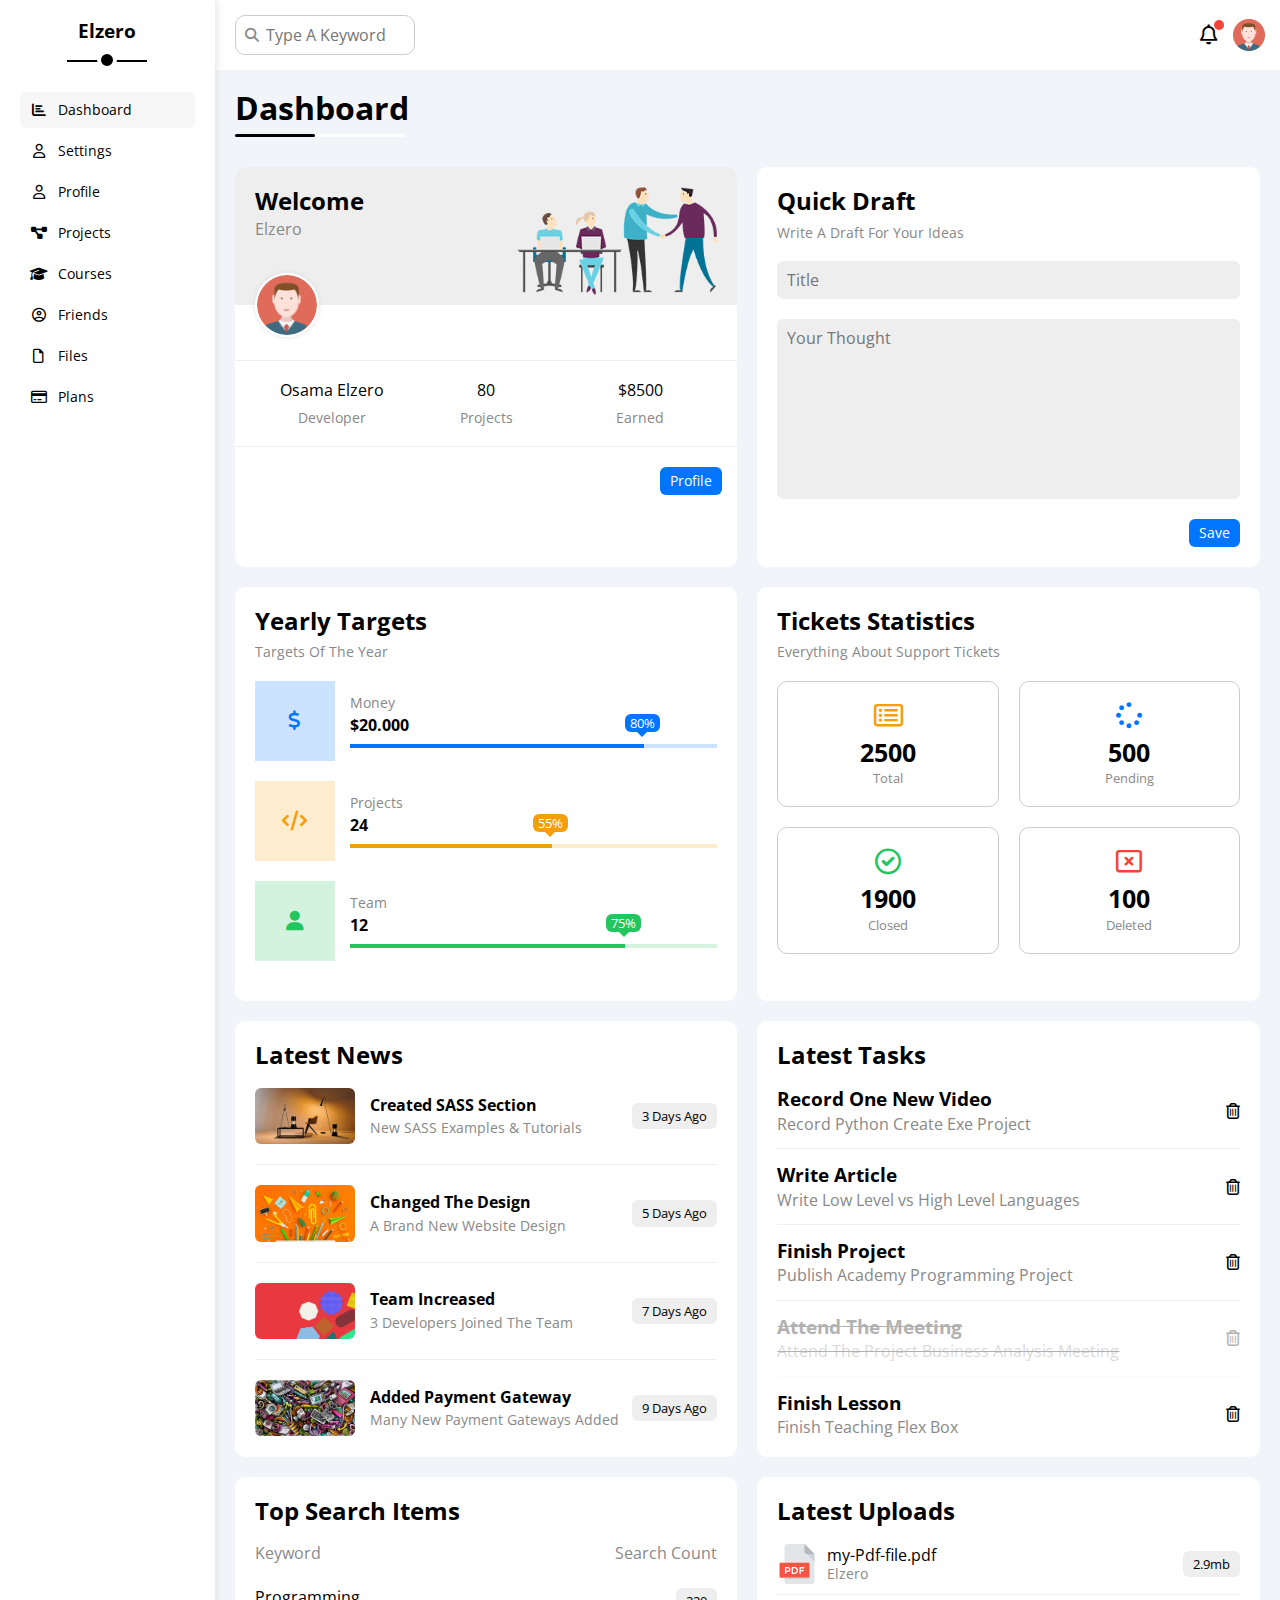
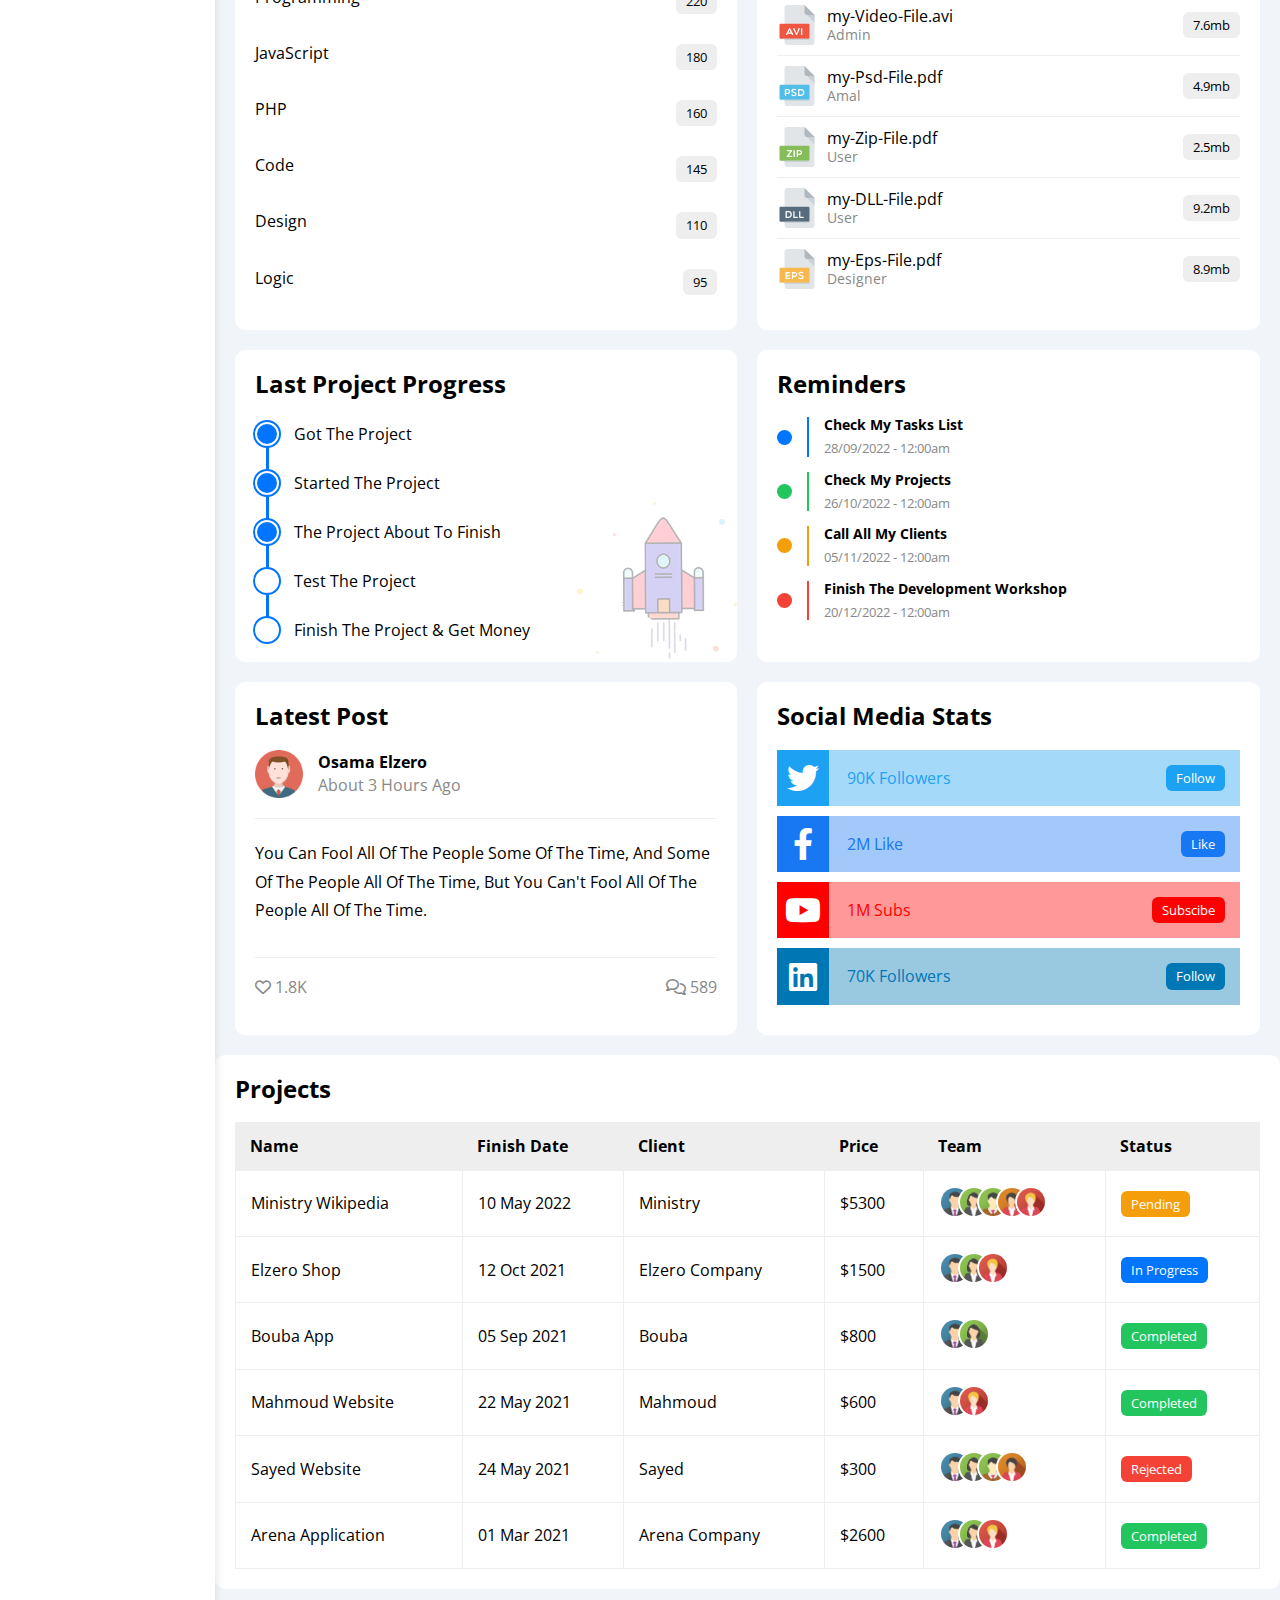
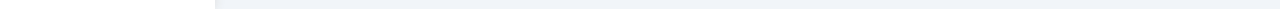
<file: index.html>
<!DOCTYPE html>
<html lang="en">
  <head>
    <meta charset="UTF-8" />
    <meta http-equiv="X-UA-Compatible" content="IE=edge" />
    <meta name="viewport" content="widall.min.css-width, initial-scale=1.0" />

    <!-- Render All Element Normally -->
    <link rel="stylesheet" href="css/normalize.css" />
    <!-- Font Awseome Library -->
    <link rel="stylesheet" href="css/all.min.css" />
     <!-- Main Template CSS File -->
     <link rel="stylesheet" href="css/framework.css" />
     <link rel="stylesheet" href="css/master.css" />
    <!-- Google Fonts -->
    <link rel="preconnect" href="https://fonts.googleapis.com" />
    <link rel="preconnect" href="https://fonts.gstatic.com" crossorigin />
    <link
      href="https://fonts.googleapis.com/css2?family=Cairo:wght@300;400;700&family=Jomhuria&family=Open+Sans:wght@400;700&display=swap"
      rel="stylesheet"
    />
    <title>Dashboard</title>
  </head>
  <body>
    <div class="page d-flex">
      <!-- Start Sidebar -->
      <div class="sidebar bg-white p-20 p-relative">
        <h3 class="p-relative txt-c mt-0">Elzero</h3>
        <ul>
          <li>
            <a
              class="active d-flex align-center fs-14 c-black rad-6 p-10"
              href="index.html"
            >
              <i class="fa-solid fa-chart-bar fa-fw"></i>
              <span class="fs-14 ml-10 hide-mobile">Dashboard</span>
            </a>
          </li>
          <li>
            <a
              class="d-flex align-center fs-14 c-black rad-6 p-10"
              href="settings.html"
            >
              <i class="fa-regular fa-user fa-fw"></i>
              <span class="fs-14 ml-10 hide-mobile">Settings</span>
            </a>
          </li>
          <li>
            <a
              class="d-flex align-center fs-14 c-black rad-6 p-10"
              href="profile.html"
            >
              <i class="fa-regular fa-user fa-fw"></i>
              <span class="fs-14 ml-10 hide-mobile">Profile</span>
            </a>
          </li>
          <li>
            <a
              class="d-flex align-center fs-14 c-black rad-6 p-10"
              href="projects.html"
            >
              <i class="fa-solid fa-diagram-project fa-fw"></i>
              <span class="fs-14 ml-10 hide-mobile">Projects</span>
            </a>
          </li>
          <li>
            <a
              class="d-flex align-center fs-14 c-black rad-6 p-10"
              href="courses.html"
            >
              <i class="fa-solid fa-graduation-cap fa-fw"></i>
              <span class="fs-14 ml-10 hide-mobile">Courses</span>
            </a>
          </li>
          <li>
            <a
              class="d-flex align-center fs-14 c-black rad-6 p-10"
              href="friends.html"
            >
              <i class="fa-regular fa-circle-user fa-fw"></i>
              <span class="fs-14 ml-10 hide-mobile">Friends</span>
            </a>
          </li>
          <li>
            <a
              class="d-flex align-center fs-14 c-black rad-6 p-10"
              href="files.html"
            >
              <i class="fa-regular fa-file fa-fw"></i>
              <span class="fs-14 ml-10 hide-mobile">Files</span>
            </a>
          </li>
          <li>
            <a
              class="d-flex align-center fs-14 c-black rad-6 p-10"
              href="plans.html"
            >
              <i class="fa-regular fa-credit-card fa-fw"></i>
              <span class="fs-14 ml-10 hide-mobile">Plans</span>
            </a>
          </li>
        </ul>
      </div>
      <!-- End Sidebar -->

      <!-- Start Content -->
      <div class="content w-full">

        <!-- Start Head -->
        <div class="head bg-white p-15 between-flex">
          <div class="search p-relative">
            <input class="p-10" type="search" placeholder="Type A Keyword" />
          </div>
          <div class="icons d-flex align-center">
            <span class="notification p-relative">
              <i class="fa-regular fa-bell fa-lg"></i>
            </span>
            <img src="images/avatar.png" alt="" />
          </div>
        </div>
        <!-- End Head -->

        <h1 class="p-relative">Dashboard</h1>

        <!-- Start Dashboard Wrapper Page -->
        <div class="wrapper d-grid gap-20">
          <!-- Start Welcome Widget#1 -->
          <div class="welcome bg-white rad-10 txt-c-mobile block-mobile">
            <div class="intro p-20 d-flex space-between bg-eee">
              <div>
                <h2 class="m-0">Welcome</h2>
                <p class="c-grey mt-5">Elzero</p>
              </div>
              <img src="images/welcome.png" class="hide-mobile" alt="" />
            </div>
            <img src="images/avatar.png" class="avatar" />
            <div class="body txt-c d-flex p-20 mt-20 mb-20 block-mobile">
              <div>
                Osama Elzero
                <span class="d-block c-grey fs-14 mt-10">Developer</span>
              </div>
              <div>
                80 <span class="d-block c-grey fs-14 mt-10">Projects</span>
              </div>
              <div>
                $8500 <span class="d-block c-grey fs-14 mt-10">Earned</span>
              </div>
            </div>
            <a
              href="profile.html"
              class="visit d-block fs-14 bg-blue c-white w-fit btn-shape"
              >Profile</a
            >
          </div>
          <!-- End Welcome Widget -->

          <!-- Start Quick Draft Widget#2 -->
          <div
            class="quick-draft p-20 bg-white rad-10 txt-c-mobile block-mobile"
          >
            <h2 class="mt-0 mb-10">Quick Draft</h2>
            <p class="mt-0 mb-20 fs-14 c-grey">Write A Draft For Your Ideas</p>
            <form>
              <input
                class="d-block w-full mb-20 p-10 b-none bg-eee rad-6"
                type="text"
                placeholder="Title"
              />
              <textarea
                class="d-block w-full mb-20 p-10 b-none bg-eee rad-6"
                placeholder="Your Thought"
              ></textarea>
              <input
                class="save d-block fs-14 bg-blue c-white b-none w-fit btn-shape"
                type="submit"
                value="Save"
              />
            </form>
          </div>
          <!-- End Quick Draft Widget -->

          <!-- Start Targets Widget#3 -->
          <div class="targets p-20 bg-white rad-10">
            <h2 class="mt-0 mb-10">Yearly Targets</h2>
            <p class="mt-0 mb-20 c-grey fs-14">Targets Of The Year</p>
            <div class="targets-row mb-20 align-center d-flex blue">
              <div class="icon center-flex">
                <i class="fa-solid fa-dollar-sign fa-lg c-blue"></i>
              </div>
              <div class="details">
                <span class="fs-14 c-grey">Money</span>
                <span class="d-block mt-5 mb-10 fw-bold">$20.000</span>
                <div class="progress p-relative">
                  <span class="bg-blue blue" style="width: 80%">
                    <span class="bg-blue">80%</span>
                  </span>
                </div>
              </div>
            </div>
            <div class="targets-row mb-20 align-center d-flex orange">
              <div class="icon center-flex">
                <i class="fa-solid fa-code fa-lg c-orange"></i>
              </div>
              <div class="details">
                <span class="fs-14 c-grey">Projects</span>
                <span class="d-block mt-5 mb-10 fw-bold">24</span>
                <div class="progress p-relative">
                  <span class="bg-orange orange" style="width: 55%">
                    <span class="bg-orange">55%</span>
                  </span>
                </div>
              </div>
            </div>
            <div class="targets-row mb-20 align-center d-flex green">
              <div class="icon center-flex">
                <i class="fa-solid fa-user fa-lg c-green"></i>
              </div>
              <div class="details">
                <span class="fs-14 c-grey">Team</span>
                <span class="d-block mt-5 mb-10 fw-bold">12</span>
                <div class="progress p-relative">
                  <span class="bg-green green" style="width: 75%">
                    <span class="bg-green">75%</span>
                  </span>
                </div>
              </div>
            </div>
          </div>
          <!-- End Targets Widget -->

          <!-- Start Ticket Widget#4 -->
          <div class="tickets p-20 bg-white rad-10">
            <h2 class="mt-0 mb-10">Tickets Statistics</h2>
            <p class="mt-0 mb-20 c-grey fs-14">
              Everything About Support Tickets
            </p>
            <div class="d-flex txt-c gap-20 f-wrap">
              <!-- boxNo.1 -->
              <div class="box p-20 rad-10 fs-13 c-grey">
                <i
                  class="fa-regular fa-rectangle-list fa-2x mb-10 c-orange"
                ></i>
                <span class="d-block c-black fw-bold fs-25 mb-5">2500</span>
                Total
              </div>
              <!-- boxNo.2 -->
              <div class="box p-20 rad-10 fs-13 c-grey">
                <i class="fa-solid fa-spinner fa-2x mb-10 c-blue"></i>
                <span class="d-block c-black fw-bold fs-25 mb-5">500</span>
                Pending
              </div>
              <!-- boxNo.3 -->
              <div class="box p-20 rad-10 fs-13 c-grey">
                <i class="fa-regular fa-circle-check fa-2x mb-10 c-green"></i>
                <span class="d-block c-black fw-bold fs-25 mb-5">1900</span>
                Closed
              </div>
              <!-- boxNo.4 -->
              <div class="box p-20 rad-10 fs-13 c-grey">
                <i class="fa-regular fa-rectangle-xmark fa-2x mb-10 c-red"></i>
                <span class="d-block c-black fw-bold fs-25 mb-5">100</span>
                Deleted
              </div>
            </div>
          </div>
          <!-- End Ticket Widget -->

          <!-- Start Latest News Widget#5 -->
          <div class="latest-news p-20 bg-white rad-10 txt-c-mobile">
            <h2 class="mt-0 mb-20">Latest News</h2>
            <!-- RowNo.1 -->
            <div class="news-row d-flex align-center block-mobile">
              <img src="images/news-01.png" alt="" />
              <div class="info">
                <h3>Created SASS Section</h3>
                <p class="m-0 fs-14 c-grey">New SASS Examples & Tutorials</p>
              </div>
              <div class="btn-shape bg-eee fs-13 label">3 Days Ago</div>
            </div>
            <!-- RowNo.2 -->
            <div class="news-row d-flex align-center block-mobile">
              <img src="images/news-02.png" alt="" />
              <div class="info">
                <h3>Changed The Design</h3>
                <p class="m-0 fs-14 c-grey">A Brand New Website Design</p>
              </div>
              <div class="btn-shape bg-eee fs-13 label">5 Days Ago</div>
            </div>
            <!-- RowNo.3 -->
            <div class="news-row d-flex align-center block-mobile">
              <img src="images/news-03.png" alt="" />
              <div class="info">
                <h3>Team Increased</h3>
                <p class="m-0 fs-14 c-grey">3 Developers Joined The Team</p>
              </div>
              <div class="btn-shape bg-eee fs-13 label">7 Days Ago</div>
            </div>
            <!-- RowNo.4 -->
            <div class="news-row d-flex align-center block-mobile">
              <img src="images/news-04.png" alt="" />
              <div class="info">
                <h3>Added Payment Gateway</h3>
                <p class="m-0 fs-14 c-grey">Many New Payment Gateways Added</p>
              </div>
              <div class="btn-shape bg-eee fs-13 label">9 Days Ago</div>
            </div>
          </div>
          <!-- End Latest News Widget -->

          <!-- Start Tasks Widget#6 -->
          <div class="tasks p-20 bg-white rad-10">
            <h2 class="mt-0 mb-20">Latest Tasks</h2>
            <!-- RowNo.1 -->
            <div class="task-row between-flex">
              <div class="info">
                <h3 class="mt-0 mb-5 fs-15">Record One New Video</h3>
                <p class="m-0 c-grey">Record Python Create Exe Project</p>
              </div>
              <i class="fa-regular fa-trash-can delete"></i>
            </div>
            <!-- RowNo.2 -->
            <div class="task-row between-flex">
              <div class="info">
                <h3 class="mt-0 mb-5 fs-15">Write Article</h3>
                <p class="m-0 c-grey">
                  Write Low Level vs High Level Languages
                </p>
              </div>
              <i class="fa-regular fa-trash-can delete"></i>
            </div>
            <!-- RowNo.3 -->
            <div class="task-row between-flex">
              <div class="info">
                <h3 class="mt-0 mb-5 fs-15">Finish Project</h3>
                <p class="m-0 c-grey">Publish Academy Programming Project</p>
              </div>
              <i class="fa-regular fa-trash-can delete"></i>
            </div>
            <!-- RowNo.4 -->
            <div class="task-row between-flex done">
              <div class="info">
                <h3 class="mt-0 mb-5 fs-15">Attend The Meeting</h3>
                <p class="m-0 c-grey">
                  Attend The Project Business Analysis Meeting
                </p>
              </div>
              <i class="fa-regular fa-trash-can delete"></i>
            </div>
            <!-- RowNo.5 -->
            <div class="task-row between-flex">
              <div class="info">
                <h3 class="mt-0 mb-5 fs-15">Finish Lesson</h3>
                <p class="m-0 c-grey">Finish Teaching Flex Box</p>
              </div>
              <i class="fa-regular fa-trash-can delete"></i>
            </div>
          </div>
          <!-- End Tasks Widget -->

          <!-- Start Top Search Word Widget#7 -->
          <div class="search-items p-20 bg-white rad-10">
            <h2 class="mt-0 mb-20">Top Search Items</h2>
            <div class="items-head d-flex space-between c-grey mb-10">
              <div>Keyword</div>
              <div>Search Count</div>
            </div>
            <!-- ItemNo.1 -->
            <div class="items d-flex space-between pt-15 pb-15">
              <span>Programming</span>
              <span class="bg-eee fs-13 btn-shape">220</span>
            </div>
            <!-- ItemNo.2 -->
            <div class="items d-flex space-between pt-15 pb-15">
              <span>JavaScript</span>
              <span class="bg-eee fs-13 btn-shape">180</span>
            </div>
            <!-- ItemNo.3 -->
            <div class="items d-flex space-between pt-15 pb-15">
              <span>PHP</span>
              <span class="bg-eee fs-13 btn-shape">160</span>
            </div>
            <!-- ItemNo.4 -->
            <div class="items d-flex space-between pt-15 pb-15">
              <span>Code</span>
              <span class="bg-eee fs-13 btn-shape">145</span>
            </div>
            <!-- ItemNo.5 -->
            <div class="items d-flex space-between pt-15 pb-15">
              <span>Design</span>
              <span class="bg-eee fs-13 btn-shape">110</span>
            </div>
            <!-- ItemNo.6 -->
            <div class="items d-flex space-between pt-15 pb-15">
              <span>Logic</span>
              <span class="bg-eee fs-13 btn-shape">95</span>
            </div>
          </div>
          <!-- End Top Search Word Widget -->

          <!-- Start Latest Uploads#8 -->
          <div class="latest-uploads p-20 bg-white rad-10">
            <h2 class="mt-0 mb-20">Latest Uploads</h2>
            <ul class="m-0">
              <!-- ItemNo.1 -->
              <li class="between-flex pb-10 mb-10">
                <div class="d-flex align-center">
                  <img class="mr-10" src="images/pdf.svg" alt="" />
                  <div>
                    <span class="d-block">my-Pdf-file.pdf</span>
                    <span class="fs-14 c-grey">Elzero</span>
                  </div>
                </div>
                <div class="bg-eee btn-shape fs-13">2.9mb</div>
              </li>
              <!-- ItemNo.2 -->
              <li class="between-flex pb-10 mb-10">
                <div class="d-flex align-center">
                  <img class="mr-10" src="images/avi.svg" alt="" />
                  <div>
                    <span class="d-block">my-Video-File.avi</span>
                    <span class="fs-14 c-grey">Admin</span>
                  </div>
                </div>
                <div class="bg-eee btn-shape fs-13">7.6mb</div>
              </li>
              <!-- ItemNo.3 -->
              <li class="between-flex pb-10 mb-10">
                <div class="d-flex align-center">
                  <img class="mr-10" src="images/psd.svg" alt="" />
                  <div>
                    <span class="d-block">my-Psd-File.pdf</span>
                    <span class="fs-14 c-grey">Amal</span>
                  </div>
                </div>
                <div class="bg-eee btn-shape fs-13">4.9mb</div>
              </li>
              <!-- ItemNo.4 -->
              <li class="between-flex pb-10 mb-10">
                <div class="d-flex align-center">
                  <img class="mr-10" src="images/zip.svg" alt="" />
                  <div>
                    <span class="d-block">my-Zip-File.pdf</span>
                    <span class="fs-14 c-grey">User</span>
                  </div>
                </div>
                <div class="bg-eee btn-shape fs-13">2.5mb</div>
              </li>
              <!-- ItemNo.5 -->
              <li class="between-flex pb-10 mb-10">
                <div class="d-flex align-center">
                  <img class="mr-10" src="images/dll.svg" alt="" />
                  <div>
                    <span class="d-block">my-DLL-File.pdf</span>
                    <span class="fs-14 c-grey">User</span>
                  </div>
                </div>
                <div class="bg-eee btn-shape fs-13">9.2mb</div>
              </li>
              <!-- ItemNo.6 -->
              <li class="between-flex pb-10 mb-10">
                <div class="d-flex align-center">
                  <img class="mr-10" src="images/eps.svg" alt="" />
                  <div>
                    <span class="d-block">my-Eps-File.pdf</span>
                    <span class="fs-14 c-grey">Designer</span>
                  </div>
                </div>
                <div class="bg-eee btn-shape fs-13">8.9mb</div>
              </li>
            </ul>
          </div>
          <!-- End Latest Uploads -->

          <!-- Start Last Project Progress Widget#9 -->
          <div class="last-project p-20 bg-white rad-10 p-relative">
            <h2 class="mt-0 mb-20">Last Project Progress</h2>
            <ul class="m-0 p-relative">
              <li class="mt-25 d-flex align-center done">Got The Project</li>
              <li class="mt-25 d-flex align-center done">
                Started The Project
              </li>
              <li class="mt-25 d-flex align-center done">
                The Project About To Finish
              </li>
              <li class="mt-25 d-flex align-center current">
                Test The Project
              </li>
              <li class="mt-25 d-flex align-center">
                Finish The Project & Get Money
              </li>
            </ul>
            <img
              class="launch-icon hide-mobile"
              src="images/project.png"
              alt=""
            />
          </div>
          <!-- End Last Project Progress Widget -->

          <!-- Start Reminders Widget#10 -->
          <div class="reminders p-20 bg-white rad-10 p-relative">
            <h2 class="mt-0 mb-25">Reminders</h2>
            <ul class="m-0">
              <!-- ItemNo.1 -->
              <li class="d-flex align-center mt-15">
                <span class="key bg-blue mr-15 d-block rad-half"></span>
                <div class="pl-15 blue">
                  <p class="fs-14 fw-bold mt-0 mb-5">Check My Tasks List</p>
                  <span class="fs-13 c-grey">28/09/2022 - 12:00am</span>
                </div>
              </li>
              <!-- ItemNo.2 -->
              <li class="d-flex align-center mt-15">
                <span class="key bg-green mr-15 d-block rad-half"></span>
                <div class="pl-15 green">
                  <p class="fs-14 fw-bold mt-0 mb-5">Check My Projects</p>
                  <span class="fs-13 c-grey">26/10/2022 - 12:00am</span>
                </div>
              </li>
              <!-- ItemNo.3 -->
              <li class="d-flex align-center mt-15">
                <span class="key bg-orange mr-15 d-block rad-half"></span>
                <div class="pl-15 orange">
                  <p class="fs-14 fw-bold mt-0 mb-5">Call All My Clients</p>
                  <span class="fs-13 c-grey">05/11/2022 - 12:00am</span>
                </div>
              </li>
              <!-- ItemNo.4 -->
              <li class="d-flex align-center mt-15">
                <span class="key bg-red mr-15 d-block rad-half"></span>
                <div class="pl-15 red">
                  <p class="fs-14 fw-bold mt-0 mb-5">
                    Finish The Development Workshop
                  </p>
                  <span class="fs-13 c-grey">20/12/2022 - 12:00am</span>
                </div>
              </li>
            </ul>
          </div>
          <!-- End Reminders Widget -->

          <!-- Start Latest Post Widget#11 -->
          <div class="latest-post p-20 bg-white rad-10 p-relative">
            <h2 class="mt-0 mb-25">Latest Post</h2>
            <!-- Top part -->
            <div class="top d-flex align-center">
              <img class="avatar mr-15" src="images/avatar.png" alt="" />
              <div class="info">
                <span class="d-block mb-5 fw-bold">Osama Elzero</span>
                <span class="c-grey">About 3 Hours Ago</span>
              </div>
            </div>
            <!-- Content part -->
            <div class="post-content txt-c-mobile pt-20 pb-20 mt-20 mb-20">
              You Can Fool All Of The People Some Of The Time, And Some Of The
              People All Of The Time, but You can't Fool all Of The People All
              Of The Time.
            </div>
            <!-- Post Stats part -->
            <div class="post-stats between-flex c-grey">
              <div>
                <i class="fa-regular fa-heart"></i>
                <span>1.8K</span>
              </div>
              <div>
                <i class="fa-regular fa-comments"></i>
                <span>589</span>
              </div>
            </div>
          </div>
          <!-- End Latest Post Widget -->

          <!-- Start Social Media Stats Widget#12 -->
          <div class="social-media p-20 bg-white rad-10 p-relative">
            <h2 class="mt-0 mb-25">Social Media Stats</h2>
            <!-- BoxNo.1 -->
            <div class="box twitter p-15 p-relative mb-10 between-flex">
                <i class="fa-brands fa-twitter fa-2x c-white h-full center-flex"></i>
                <span>90K Followers</span>
                <a class="fs-13 c-white btn-shape" href="#">Follow</a>
            </div>
            <!-- BoxNo.2 -->
            <div class="box facebook p-15 p-relative mb-10 between-flex">
                <i class="fa-brands fa-facebook-f fa-2x c-white h-full center-flex"></i>
                <span>2M Like</span>
                <a class="fs-13 c-white btn-shape" href="#">Like</a>
            </div>
            <!-- BoxNo.3 -->
            <div class="box youtube p-15 p-relative mb-10 between-flex">
                <i class="fa-brands fa-youtube fa-2x c-white h-full center-flex"></i>
                <span>1M Subs</span>
                <a class="fs-13 c-white btn-shape" href="#">Subscibe</a>
            </div>
            <!-- BoxNo.4 -->
            <div class="box linkedin p-15 p-relative mb-10 between-flex">
                <i class="fa-brands fa-linkedin fa-2x c-white h-full center-flex"></i>
                <span>70K Followers</span>
                <a class="fs-13 c-white btn-shape" href="#">Follow</a>
            </div>
          </div>
          <!-- End Social Media Stats Widget -->
        </div>
        <!-- End Dashboard Wrapper Page -->

        <!-- Start Projects Table -->
        <div class="projects p-20 bg-white rad-10 mb-20">
            <h2 class="mt-0 mb-20">Projects</h2>
            <div class="responsive-table">
                <table class="fs-15 w-full">
                    <thead>
                        <tr>
                            <td>Name</td>
                            <td>Finish Date</td>
                            <td>Client</td>
                            <td>Price</td>
                            <td>Team</td>
                            <td>Status</td>
                        </tr>
                    </thead>
                    <tbody>
                        <!-- RowNo.1 -->
                        <tr>
                            <td>Ministry Wikipedia</td>
                            <td>10 May 2022</td>
                            <td>Ministry</td>
                            <td>$5300</td>
                            <td>
                                <img src="images/team-01.png" alt="">
                                <img src="images/team-02.png" alt="">
                                <img src="images/team-03.png" alt="">
                                <img src="images/team-04.png" alt="">
                                <img src="images/team-05.png" alt="">
                            </td>
                            <td>
                                <span class="label bg-orange c-white btn-shape">Pending</span>
                            </td>
                            
                        </tr>
                        <!-- RowNo.2 -->
                        <tr>
                            <td>Elzero Shop</td>
                            <td>12 Oct 2021</td>
                            <td>Elzero Company</td>
                            <td>$1500</td>
                            <td>
                                <img src="images/team-01.png" alt="">
                                <img src="images/team-02.png" alt="">                            
                                <img src="images/team-05.png" alt="">
                            </td>                       
                            <td>
                                <span class="label bg-blue c-white btn-shape">In Progress</span>
                            </td>
                        </tr>
                        <!-- RowNo.3 -->
                        <tr>
                            <td>Bouba App</td>
                            <td>05 Sep 2021</td>
                            <td>Bouba</td>
                            <td>$800</td>
                            <td>
                                <img src="images/team-01.png" alt="">
                                <img src="images/team-02.png" alt="">
                                
                            </td>
                            <td>
                                <span class="label bg-green c-white btn-shape">Completed</span>
                            </td>
                        </tr>
                        <!-- RowNo.4 -->
                        <tr>
                            <td>Mahmoud Website</td>
                            <td>22 May 2021</td>
                            <td>Mahmoud</td>
                            <td>$600</td>
                            <td>
                                <img src="images/team-01.png" alt="">
                                <img src="images/team-05.png" alt="">
                            </td>
                            <td>
                                <span class="label bg-green c-white btn-shape">Completed</span>
                            </td>
                            
                        </tr>
                        <!-- RowNo.5 -->
                        <tr>
                            <td>Sayed Website</td>
                            <td>24 May 2021</td>
                            <td>Sayed</td>
                            <td>$300</td>
                            <td>
                                <img src="images/team-01.png" alt="">
                                <img src="images/team-02.png" alt="">
                                <img src="images/team-03.png" alt="">
                                <img src="images/team-04.png" alt="">
                           
                            </td>
                            <td>
                                <span class="label bg-red c-white btn-shape">Rejected</span>
                            </td>
                        </tr>
                        <!-- RowNo.6 -->
                        <tr>
                            <td>Arena Application</td>
                            <td>01 Mar 2021</td>
                            <td>Arena Company</td>
                            <td>$2600</td>
                            <td>
                                <img src="images/team-01.png" alt="">
                                <img src="images/team-02.png" alt="">
                               
                                <img src="images/team-05.png" alt="">
                            </td>
                            <td>
                                <span class="label bg-green c-white btn-shape"> Completed</span>
                            </td>
                        </tr>
                    </tbody>
                </table>
            </div>
        </div>
        <!-- End Projects Table -->

      </div>
      <!-- End Content -->
    </div>
  </body>
</html>
</file>
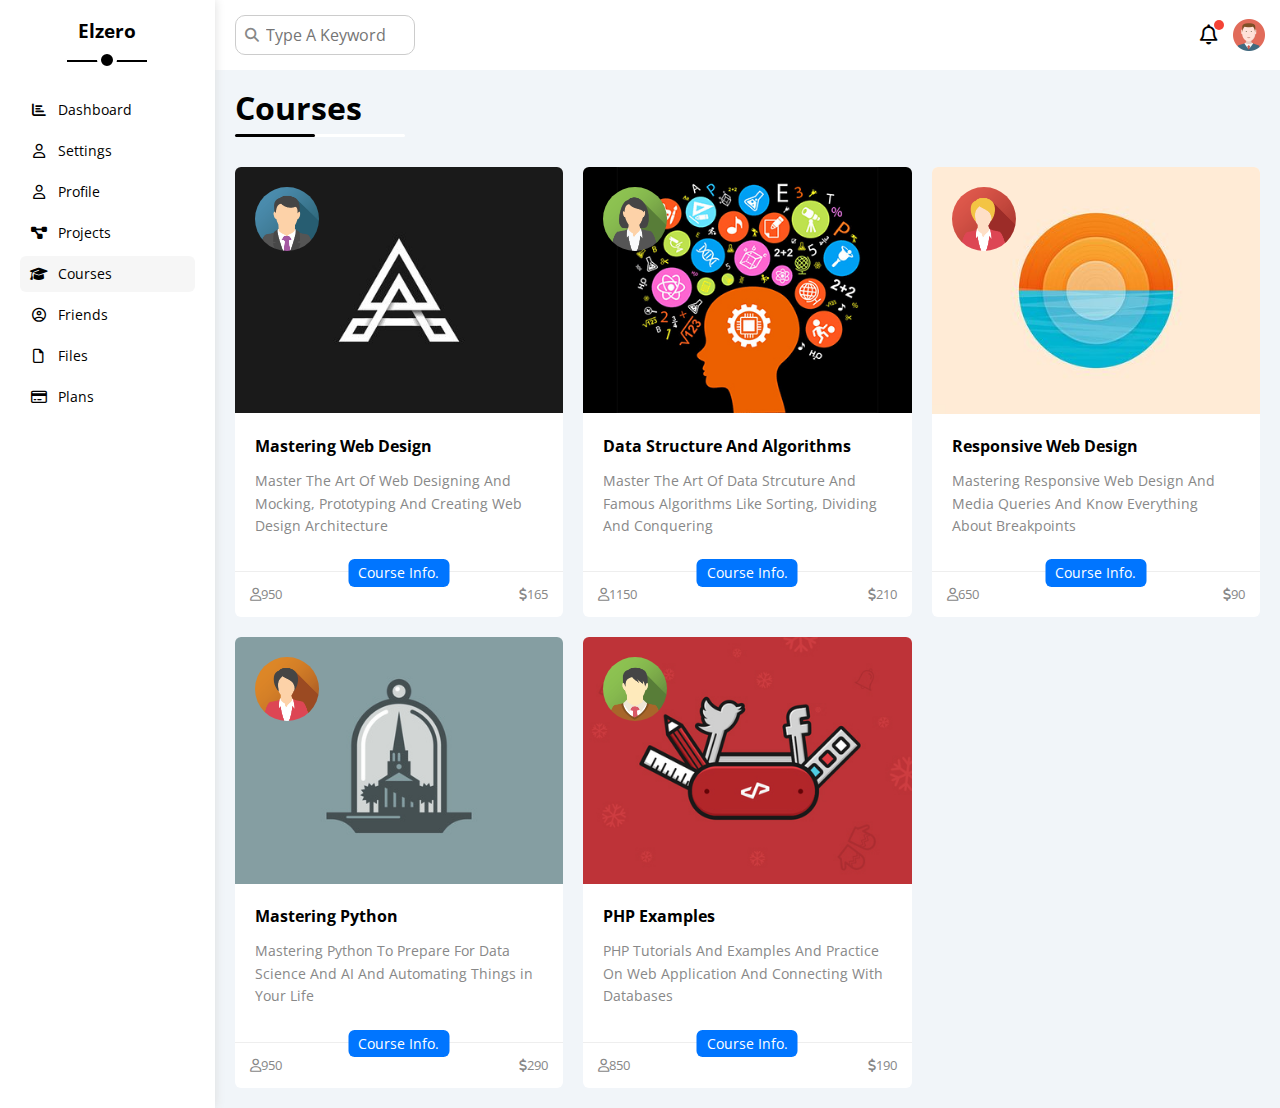
<file: courses.html>
<!DOCTYPE html>
<html lang="en">
  <head>
    <meta charset="UTF-8" />
    <meta http-equiv="X-UA-Compatible" content="IE=edge" />
    <meta name="viewport" content="widall.min.css-width, initial-scale=1.0" />

    <!-- Render All Element Normally -->
    <link rel="stylesheet" href="css/normalize.css" />
    <!-- Font Awseome Library -->
    <link rel="stylesheet" href="css/all.min.css" />
    <!-- Main Template CSS File -->
    <link rel="stylesheet" href="css/framework.css" />
    <link rel="stylesheet" href="css/master.css" />
    <!-- Google Fonts -->
    <link rel="preconnect" href="https://fonts.googleapis.com" />
    <link rel="preconnect" href="https://fonts.gstatic.com" crossorigin />
    <link
      href="https://fonts.googleapis.com/css2?family=Cairo:wght@300;400;700&family=Jomhuria&family=Open+Sans:wght@400;700&display=swap"
      rel="stylesheet"
    />
    <title>Courses</title>
  </head>
  <body>
    <div class="page d-flex">
      <!-- Start Sidebar -->
      <div class="sidebar bg-white p-20 p-relative">
        <h3 class="p-relative txt-c mt-0">Elzero</h3>
        <ul>
          <li>
            <a
              class="d-flex align-center fs-14 c-black rad-6 p-10"
              href="index.html"
            >
              <i class="fa-solid fa-chart-bar fa-fw"></i>
              <span class="fs-14 ml-10 hide-mobile">Dashboard</span>
            </a>
          </li>
          <li>
            <a
              class="d-flex align-center fs-14 c-black rad-6 p-10"
              href="settings.html"
            >
              <i class="fa-regular fa-user fa-fw"></i>
              <span class="fs-14 ml-10 hide-mobile">Settings</span>
            </a>
          </li>
          <li>
            <a
              class="d-flex align-center fs-14 c-black rad-6 p-10"
              href="profile.html"
            >
              <i class="fa-regular fa-user fa-fw"></i>
              <span class="fs-14 ml-10 hide-mobile">Profile</span>
            </a>
          </li>
          <li>
            <a
              class="d-flex align-center fs-14 c-black rad-6 p-10"
              href="projects.html"
            >
              <i class="fa-solid fa-diagram-project fa-fw"></i>
              <span class="fs-14 ml-10 hide-mobile">Projects</span>
            </a>
          </li>
          <li>
            <a
              class="active d-flex align-center fs-14 c-black rad-6 p-10"
              href="courses.html"
            >
              <i class="fa-solid fa-graduation-cap fa-fw"></i>
              <span class="fs-14 ml-10 hide-mobile">Courses</span>
            </a>
          </li>
          <li>
            <a
              class="d-flex align-center fs-14 c-black rad-6 p-10"
              href="friends.html"
            >
              <i class="fa-regular fa-circle-user fa-fw"></i>
              <span class="fs-14 ml-10 hide-mobile">Friends</span>
            </a>
          </li>
          <li>
            <a
              class="d-flex align-center fs-14 c-black rad-6 p-10"
              href="files.html"
            >
              <i class="fa-regular fa-file fa-fw"></i>
              <span class="fs-14 ml-10 hide-mobile">Files</span>
            </a>
          </li>
          <li>
            <a
              class="d-flex align-center fs-14 c-black rad-6 p-10"
              href="plans.html"
            >
              <i class="fa-regular fa-credit-card fa-fw"></i>
              <span class="fs-14 ml-10 hide-mobile">Plans</span>
            </a>
          </li>
        </ul>
      </div>
      <!-- End Sidebar -->

      <!-- Start Content -->
      <div class="content w-full">
        <!-- Start Head -->
        <div class="head bg-white p-15 between-flex">
          <div class="search p-relative">
            <input class="p-10" type="search" placeholder="Type A Keyword" />
          </div>
          <div class="icons d-flex align-center">
            <span class="notification p-relative">
              <i class="fa-regular fa-bell fa-lg"></i>
            </span>
            <img src="images/avatar.png" alt="" />
          </div>
        </div>
        <!-- End Head -->

        <h1 class="p-relative">Courses</h1>
        <!-- Start Courses Wrapper Page -->
        <div class="courses-page d-grid m-20 gap-20">
            <!-- CourseNo.1 -->
          <div class="course bg-white rad-6 p-relative">
            <img class="cover" src="images/course-01.jpg" />
            <img class="instructor" src="images/team-01.png" />
            <div class="p-20">
              <h4 class="m-0">Mastering Web Design</h4>
              <p class="description c-grey mt-15 fs-14">
                Master The Art Of Web Designing And Mocking, Prototyping And
                Creating Web Design Architecture
              </p>
            </div>
            <div class="info p-15 p-relative between-flex">
              <span class="title bg-blue c-white btn-shape">Course Info.</span>
              <span class="c-grey"><i class="fa-regular fa-user"></i>950</span>
              <span class="c-grey"
                ><i class="fa-solid fa-dollar-sign"></i>165</span
              >
            </div>
          </div>

          <!-- CourseNo.2 -->
          <div class="course bg-white rad-6 p-relative">
            <img class="cover" src="images/course-02.jpg" />
            <img class="instructor" src="images/team-02.png" />
            <div class="p-20">
              <h4 class="m-0">Data Structure And Algorithms</h4>
              <p class="description c-grey mt-15 fs-14">
                Master The Art Of Data Strcuture And Famous Algorithms Like Sorting, Dividing And Conquering
              </p>
            </div>
            <div class="info p-15 p-relative between-flex">
              <span class="title bg-blue c-white btn-shape">Course Info.</span>
              <span class="c-grey"><i class="fa-regular fa-user"></i>1150</span>
              <span class="c-grey"
                ><i class="fa-solid fa-dollar-sign"></i>210</span
              >
            </div>
          </div>

           <!-- CourseNo.3 -->
           <div class="course bg-white rad-6 p-relative">
            <img class="cover" src="images/course-03.jpg" />
            <img class="instructor" src="images/team-05.png" />
            <div class="p-20">
              <h4 class="m-0">Responsive Web Design</h4>
              <p class="description c-grey mt-15 fs-14">
                Mastering Responsive Web Design And Media Queries And Know Everything About Breakpoints
              </p>
            </div>
            <div class="info p-15 p-relative between-flex">
              <span class="title bg-blue c-white btn-shape">Course Info.</span>
              <span class="c-grey"><i class="fa-regular fa-user"></i>650</span>
              <span class="c-grey"
                ><i class="fa-solid fa-dollar-sign"></i>90</span
              >
            </div>
          </div>

          <!-- CourseNo.4 -->
          <div class="course bg-white rad-6 p-relative">
            <img class="cover" src="images/course-04.jpg" />
            <img class="instructor" src="images/team-04.png" />
            <div class="p-20">
              <h4 class="m-0">Mastering Python</h4>
              <p class="description c-grey mt-15 fs-14">
                Mastering Python To Prepare For Data Science And AI And Automating Things in Your Life
              </p>
            </div>
            <div class="info p-15 p-relative between-flex">
              <span class="title bg-blue c-white btn-shape">Course Info.</span>
              <span class="c-grey"><i class="fa-regular fa-user"></i>950</span>
              <span class="c-grey"
                ><i class="fa-solid fa-dollar-sign"></i>290</span
              >
            </div>
          </div>

           <!-- CourseNo.5 -->
           <div class="course bg-white rad-6 p-relative">
            <img class="cover" src="images/course-05.jpg" />
            <img class="instructor" src="images/team-03.png" />
            <div class="p-20">
              <h4 class="m-0">PHP Examples</h4>
              <p class="description c-grey mt-15 fs-14">
                PHP Tutorials And Examples And Practice On Web Application And Connecting With Databases
              </p>
            </div>
            <div class="info p-15 p-relative between-flex">
              <span class="title bg-blue c-white btn-shape">Course Info.</span>
              <span class="c-grey"><i class="fa-regular fa-user"></i>850</span>
              <span class="c-grey"
                ><i class="fa-solid fa-dollar-sign"></i>190</span
              >
            </div>
          </div>

        </div>
        <!-- End Courses Wrapper Page -->
      </div>
      <!-- End Content -->
    </div>
  </body>
</html>
</file>
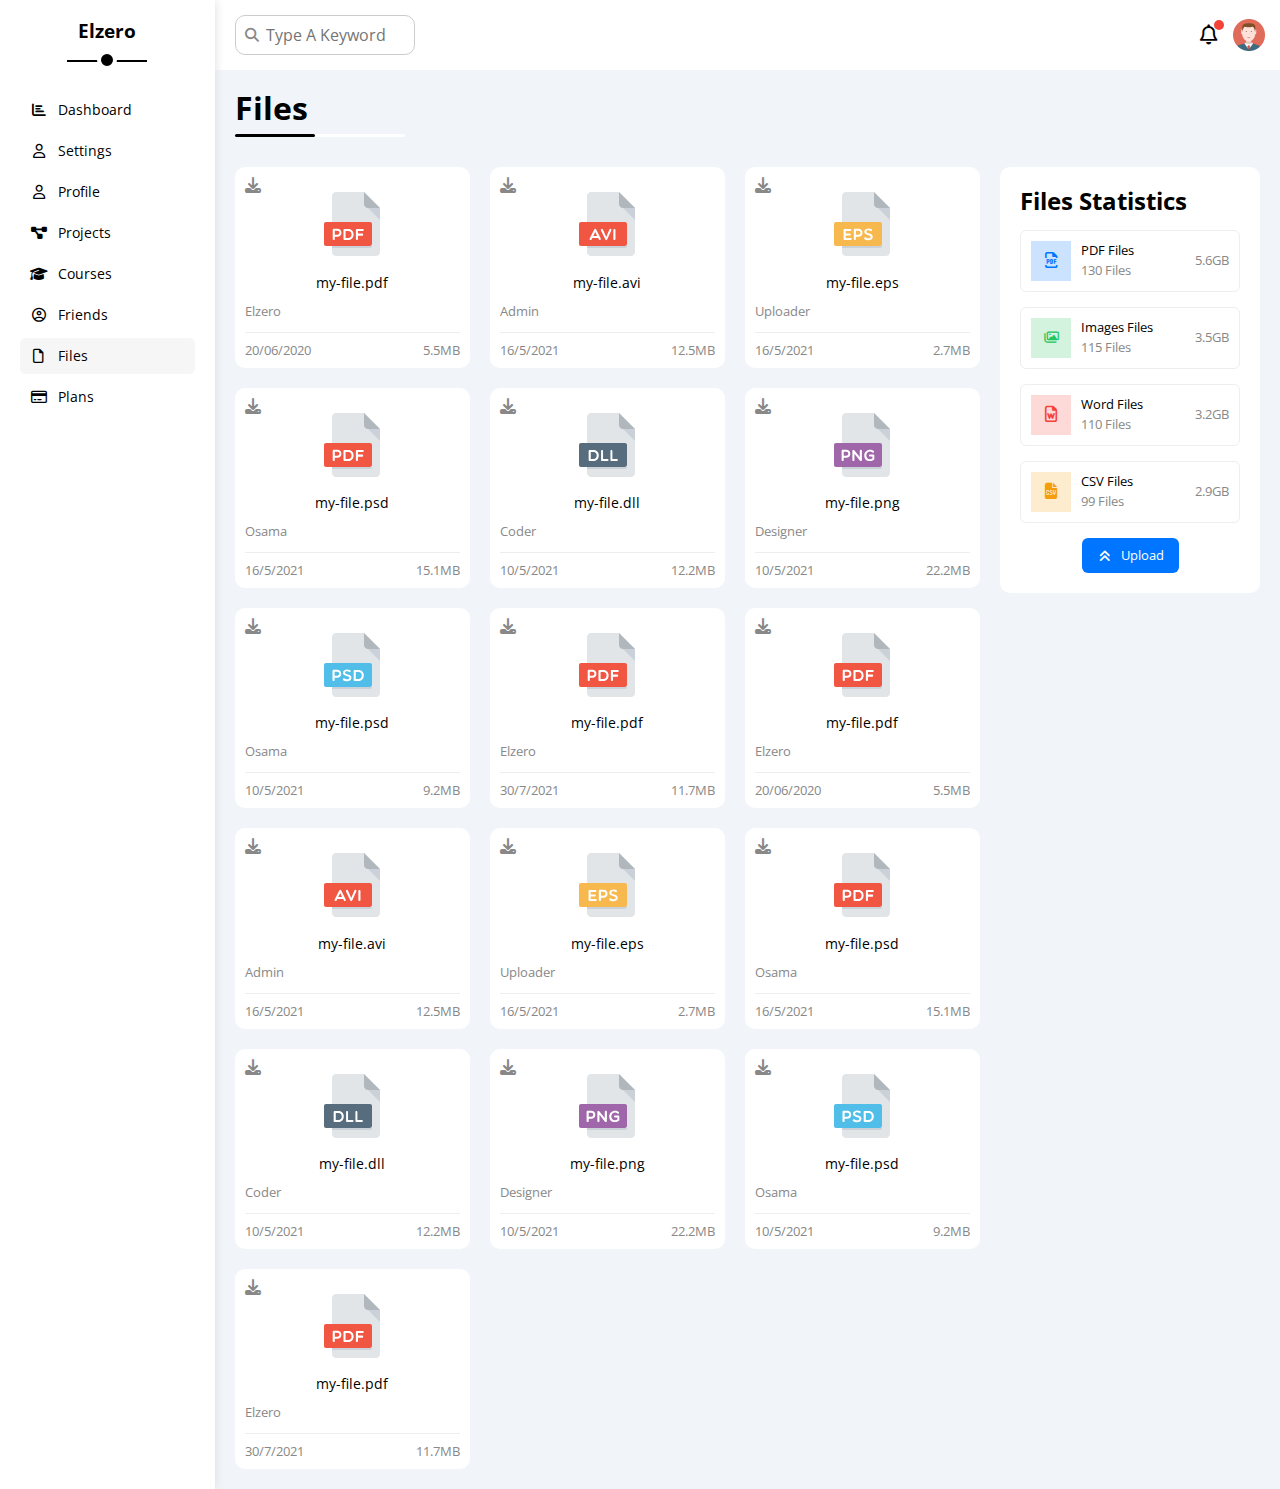
<file: files.html>
<!DOCTYPE html>
<html lang="en">
  <head>
    <meta charset="UTF-8" />
    <meta http-equiv="X-UA-Compatible" content="IE=edge" />
    <meta name="viewport" content="widall.min.css-width, initial-scale=1.0" />

    <!-- Render All Element Normally -->
    <link rel="stylesheet" href="css/normalize.css" />
    <!-- Font Awseome Library -->
    <link rel="stylesheet" href="css/all.min.css" />
    <!-- Main Template CSS File -->
    <link rel="stylesheet" href="css/framework.css" />
    <link rel="stylesheet" href="css/master.css" />
    <!-- Google Fonts -->
    <link rel="preconnect" href="https://fonts.googleapis.com" />
    <link rel="preconnect" href="https://fonts.gstatic.com" crossorigin />
    <link
      href="https://fonts.googleapis.com/css2?family=Cairo:wght@300;400;700&family=Jomhuria&family=Open+Sans:wght@400;700&display=swap"
      rel="stylesheet"
    />
    <title>Files</title>
  </head>

  <body>
    <div class="page d-flex">
      <!-- Start Sidebar -->
      <div class="sidebar bg-white p-20 p-relative">
        <h3 class="p-relative txt-c mt-0">Elzero</h3>
        <ul>
          <li>
            <a
              class="d-flex align-center fs-14 c-black rad-6 p-10"
              href="index.html"
            >
              <i class="fa-solid fa-chart-bar fa-fw"></i>
              <span class="fs-14 ml-10 hide-mobile">Dashboard</span>
            </a>
          </li>
          <li>
            <a
              class="d-flex align-center fs-14 c-black rad-6 p-10"
              href="settings.html"
            >
              <i class="fa-regular fa-user fa-fw"></i>
              <span class="fs-14 ml-10 hide-mobile">Settings</span>
            </a>
          </li>
          <li>
            <a
              class="d-flex align-center fs-14 c-black rad-6 p-10"
              href="profile.html"
            >
              <i class="fa-regular fa-user fa-fw"></i>
              <span class="fs-14 ml-10 hide-mobile">Profile</span>
            </a>
          </li>
          <li>
            <a
              class="d-flex align-center fs-14 c-black rad-6 p-10"
              href="projects.html"
            >
              <i class="fa-solid fa-diagram-project fa-fw"></i>
              <span class="fs-14 ml-10 hide-mobile">Projects</span>
            </a>
          </li>
          <li>
            <a
              class="d-flex align-center fs-14 c-black rad-6 p-10"
              href="courses.html"
            >
              <i class="fa-solid fa-graduation-cap fa-fw"></i>
              <span class="fs-14 ml-10 hide-mobile">Courses</span>
            </a>
          </li>
          <li>
            <a
              class="d-flex align-center fs-14 c-black rad-6 p-10"
              href="friends.html"
            >
              <i class="fa-regular fa-circle-user fa-fw"></i>
              <span class="fs-14 ml-10 hide-mobile">Friends</span>
            </a>
          </li>
          <li>
            <a
              class="active d-flex align-center fs-14 c-black rad-6 p-10"
              href="files.html"
            >
              <i class="fa-regular fa-file fa-fw"></i>
              <span class="fs-14 ml-10 hide-mobile">Files</span>
            </a>
          </li>
          <li>
            <a
              class="d-flex align-center fs-14 c-black rad-6 p-10"
              href="plans.html"
            >
              <i class="fa-regular fa-credit-card fa-fw"></i>
              <span class="fs-14 ml-10 hide-mobile">Plans</span>
            </a>
          </li>
        </ul>
      </div>
      <!-- End Sidebar -->

      <!-- Start Content -->
      <div class="content w-full">
        <!-- Start Head -->
        <div class="head bg-white p-15 between-flex">
          <div class="search p-relative">
            <input class="p-10" type="search" placeholder="Type A Keyword" />
          </div>
          <div class="icons d-flex align-center">
            <span class="notification p-relative">
              <i class="fa-regular fa-bell fa-lg"></i>
            </span>
            <img src="images/avatar.png" alt="" />
          </div>
        </div>
        <!-- End Head -->

        <h1 class="p-relative">Files</h1>

        <!-- Start Files Wrapper Page -->
        <div class="files-page d-flex m-20 gap-20">
          <!-- File Stats -->
          <div class="files-stats p-20 bg-white rad-10">
            <h2 class="mt-0 mb-15 txt-c-mobile">Files Statistics</h2>
            <!-- FileNo.1 -->
            <div class="d-flex align-center border-eee p-10 rad-6 mb-15 fs-13">
              <i
                class="fa-regular fa-file-pdf fa-lg blue center-flex c-blue icon"
              ></i>
              <div class="info">
                <span>PDF Files</span>
                <span class="d-block c-grey mt-5">130 Files</span>
              </div>
              <div class="size c-grey">5.6GB</div>
            </div>
            <!-- FileNo.2 -->
            <div class="d-flex align-center border-eee p-10 rad-6 mb-15 fs-13">
              <i
                class="fa-regular fa-images green center-flex c-green icon"
              ></i>
              <div class="info">
                <span>Images Files</span>
                <span class="d-block c-grey mt-5">115 Files</span>
              </div>
              <div class="size c-grey">3.5GB</div>
            </div>
            <!-- FileNo.3 -->
            <div class="d-flex align-center border-eee p-10 rad-6 mb-15 fs-13">
              <i
                class="fa-regular fa-file-word fa-lg red center-flex c-red icon"
              ></i>
              <div class="info">
                <span>Word Files</span>
                <span class="d-block c-grey mt-5">110 Files</span>
              </div>
              <div class="size c-grey">3.2GB</div>
            </div>
            <!-- FileNo.4 -->
            <div class="d-flex align-center border-eee p-10 rad-6 mb-15 fs-13">
              <i
                class="fa-solid fa-file-csv fa-lg orange center-flex c-orange icon"
              ></i>
              <div class="info">
                <span>CSV Files</span>
                <span class="d-block c-grey mt-5">99 Files</span>
              </div>
              <div class="size c-grey">2.9GB</div>
            </div>

            <a
              class="upload bg-blue c-white fs-13 rad-6 d-block w-fit"
              href="#"
            >
              <i class="fa-solid fa-angles-up mr-10"></i>
              Upload</a
            >
          </div>
          <!-- Files Content -->
          <div class="files-content d-grid gap-20">
            <!-- FileNo.1 -->
            <div class="file bg-white p-10 rad-10">
              <i class="fa-solid fa-download c-grey p-absolute"></i>
              <div class="icon txt-c">
                <img class="mt-15 mb-15" src="images/pdf.svg" alt="" />
              </div>
              <div class="txt-c mb-10 fs-14">my-file.pdf</div>
              <p class="c-grey fs-13">Elzero</p>
              <div class="info mt-10 pt-10 fs-13 c-grey between-flex">
                <span>20/06/2020</span> 
                <span>5.5MB</span> 
              </div>
            </div>

            <!-- FileNo.2 -->
            <div class="file bg-white p-10 rad-10">
                <i class="fa-solid fa-download c-grey p-absolute"></i>
                <div class="icon txt-c">
                  <img class="mt-15 mb-15" src="images/avi.svg" alt="" />
                </div>
                <div class="txt-c mb-10 fs-14">my-file.avi</div>
                <p class="c-grey fs-13">Admin</p>
                <div class="info mt-10 pt-10 fs-13 c-grey between-flex">
                  <span>16/5/2021</span> 
                  <span>12.5MB</span> 
                </div>
              </div>

               <!-- FileNo.3 -->
            <div class="file bg-white p-10 rad-10">
                <i class="fa-solid fa-download c-grey p-absolute"></i>
                <div class="icon txt-c">
                  <img class="mt-15 mb-15" src="images/eps.svg" alt="" />
                </div>
                <div class="txt-c mb-10 fs-14">my-file.eps</div>
                <p class="c-grey fs-13">Uploader</p>
                <div class="info mt-10 pt-10 fs-13 c-grey between-flex">
                  <span>16/5/2021</span> 
                  <span>2.7MB</span> 
                </div>
              </div>

               <!-- FileNo.4 -->
            <div class="file bg-white p-10 rad-10">
                <i class="fa-solid fa-download c-grey p-absolute"></i>
                <div class="icon txt-c">
                  <img class="mt-15 mb-15" src="images/pdf.svg" alt="" />
                </div>
                <div class="txt-c mb-10 fs-14">my-file.psd</div>
                <p class="c-grey fs-13">Osama</p>
                <div class="info mt-10 pt-10 fs-13 c-grey between-flex">
                  <span>16/5/2021</span> 
                  <span>15.1MB</span> 
                </div>
              </div>

              <!-- FileNo.5 -->
            <div class="file bg-white p-10 rad-10">
                <i class="fa-solid fa-download c-grey p-absolute"></i>
                <div class="icon txt-c">
                  <img class="mt-15 mb-15" src="images/dll.svg" alt="" />
                </div>
                <div class="txt-c mb-10 fs-14">
                    my-file.dll</div>
                <p class="c-grey fs-13">Coder</p>
                <div class="info mt-10 pt-10 fs-13 c-grey between-flex">
                  <span>10/5/2021</span> 
                  <span>12.2MB</span> 
                </div>
              </div>

               <!-- FileNo.6 -->
            <div class="file bg-white p-10 rad-10">
                <i class="fa-solid fa-download c-grey p-absolute"></i>
                <div class="icon txt-c">
                  <img class="mt-15 mb-15" src="images/png.svg" alt="" />
                </div>
                <div class="txt-c mb-10 fs-14">my-file.png</div>
                <p class="c-grey fs-13">Designer</p>
                <div class="info mt-10 pt-10 fs-13 c-grey between-flex">
                  <span>10/5/2021</span> 
                  <span>22.2MB</span> 
                </div>
              </div>


                <!-- FileNo.7 -->
            <div class="file bg-white p-10 rad-10">
                <i class="fa-solid fa-download c-grey p-absolute"></i>
                <div class="icon txt-c">
                  <img class="mt-15 mb-15" src="images/psd.svg" alt="" />
                </div>
                <div class="txt-c mb-10 fs-14">my-file.psd</div>
                <p class="c-grey fs-13">Osama</p>
                <div class="info mt-10 pt-10 fs-13 c-grey between-flex">
                  <span>10/5/2021</span> 
                  <span>9.2MB</span> 
                </div>
              </div>


                   <!-- FileNo.8 -->
            <div class="file bg-white p-10 rad-10">
                <i class="fa-solid fa-download c-grey p-absolute"></i>
                <div class="icon txt-c">
                  <img class="mt-15 mb-15" src="images/pdf.svg" alt="" />
                </div>
                <div class="txt-c mb-10 fs-14">my-file.pdf</div>
                <p class="c-grey fs-13">Elzero</p>
                <div class="info mt-10 pt-10 fs-13 c-grey between-flex">
                  <span>30/7/2021</span> 
                  <span>11.7MB</span> 
                </div>
              </div>

               <!-- FileNo.1 -->
            <div class="file bg-white p-10 rad-10">
                <i class="fa-solid fa-download c-grey p-absolute"></i>
                <div class="icon txt-c">
                  <img class="mt-15 mb-15" src="images/pdf.svg" alt="" />
                </div>
                <div class="txt-c mb-10 fs-14">my-file.pdf</div>
                <p class="c-grey fs-13">Elzero</p>
                <div class="info mt-10 pt-10 fs-13 c-grey between-flex">
                  <span>20/06/2020</span> 
                  <span>5.5MB</span> 
                </div>
              </div>
  
              <!-- FileNo.2 -->
              <div class="file bg-white p-10 rad-10">
                  <i class="fa-solid fa-download c-grey p-absolute"></i>
                  <div class="icon txt-c">
                    <img class="mt-15 mb-15" src="images/avi.svg" alt="" />
                  </div>
                  <div class="txt-c mb-10 fs-14">my-file.avi</div>
                  <p class="c-grey fs-13">Admin</p>
                  <div class="info mt-10 pt-10 fs-13 c-grey between-flex">
                    <span>16/5/2021</span> 
                    <span>12.5MB</span> 
                  </div>
                </div>
  
                 <!-- FileNo.3 -->
              <div class="file bg-white p-10 rad-10">
                  <i class="fa-solid fa-download c-grey p-absolute"></i>
                  <div class="icon txt-c">
                    <img class="mt-15 mb-15" src="images/eps.svg" alt="" />
                  </div>
                  <div class="txt-c mb-10 fs-14">my-file.eps</div>
                  <p class="c-grey fs-13">Uploader</p>
                  <div class="info mt-10 pt-10 fs-13 c-grey between-flex">
                    <span>16/5/2021</span> 
                    <span>2.7MB</span> 
                  </div>
                </div>
  
                 <!-- FileNo.4 -->
              <div class="file bg-white p-10 rad-10">
                  <i class="fa-solid fa-download c-grey p-absolute"></i>
                  <div class="icon txt-c">
                    <img class="mt-15 mb-15" src="images/pdf.svg" alt="" />
                  </div>
                  <div class="txt-c mb-10 fs-14">my-file.psd</div>
                  <p class="c-grey fs-13">Osama</p>
                  <div class="info mt-10 pt-10 fs-13 c-grey between-flex">
                    <span>16/5/2021</span> 
                    <span>15.1MB</span> 
                  </div>
                </div>
  
                <!-- FileNo.5 -->
              <div class="file bg-white p-10 rad-10">
                  <i class="fa-solid fa-download c-grey p-absolute"></i>
                  <div class="icon txt-c">
                    <img class="mt-15 mb-15" src="images/dll.svg" alt="" />
                  </div>
                  <div class="txt-c mb-10 fs-14">
                      my-file.dll</div>
                  <p class="c-grey fs-13">Coder</p>
                  <div class="info mt-10 pt-10 fs-13 c-grey between-flex">
                    <span>10/5/2021</span> 
                    <span>12.2MB</span> 
                  </div>
                </div>
  
                 <!-- FileNo.6 -->
              <div class="file bg-white p-10 rad-10">
                  <i class="fa-solid fa-download c-grey p-absolute"></i>
                  <div class="icon txt-c">
                    <img class="mt-15 mb-15" src="images/png.svg" alt="" />
                  </div>
                  <div class="txt-c mb-10 fs-14">my-file.png</div>
                  <p class="c-grey fs-13">Designer</p>
                  <div class="info mt-10 pt-10 fs-13 c-grey between-flex">
                    <span>10/5/2021</span> 
                    <span>22.2MB</span> 
                  </div>
                </div>
  
  
                  <!-- FileNo.7 -->
              <div class="file bg-white p-10 rad-10">
                  <i class="fa-solid fa-download c-grey p-absolute"></i>
                  <div class="icon txt-c">
                    <img class="mt-15 mb-15" src="images/psd.svg" alt="" />
                  </div>
                  <div class="txt-c mb-10 fs-14">my-file.psd</div>
                  <p class="c-grey fs-13">Osama</p>
                  <div class="info mt-10 pt-10 fs-13 c-grey between-flex">
                    <span>10/5/2021</span> 
                    <span>9.2MB</span> 
                  </div>
                </div>
  
  
                     <!-- FileNo.8 -->
              <div class="file bg-white p-10 rad-10">
                  <i class="fa-solid fa-download c-grey p-absolute"></i>
                  <div class="icon txt-c">
                    <img class="mt-15 mb-15" src="images/pdf.svg" alt="" />
                  </div>
                  <div class="txt-c mb-10 fs-14">my-file.pdf</div>
                  <p class="c-grey fs-13">Elzero</p>
                  <div class="info mt-10 pt-10 fs-13 c-grey between-flex">
                    <span>30/7/2021</span> 
                    <span>11.7MB</span> 
                  </div>
                </div>

          </div>
        </div>
        <!-- End Files Wrapper Page -->
      </div>
      <!-- End Content -->
    </div>
  </body>
</html>
</file>
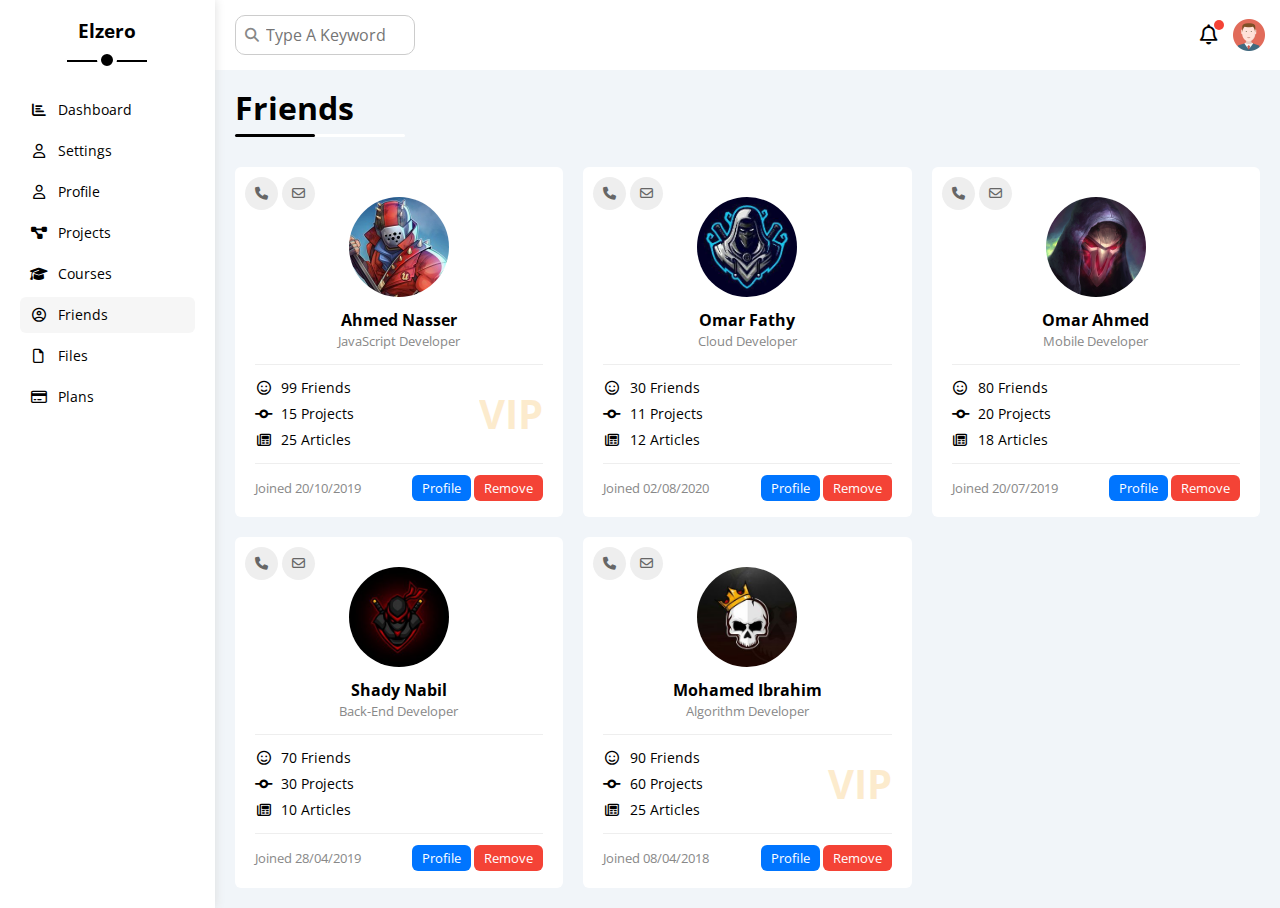
<file: friends.html>
<!DOCTYPE html>
<html lang="en">
  <head>
    <meta charset="UTF-8" />
    <meta http-equiv="X-UA-Compatible" content="IE=edge" />
    <meta name="viewport" content="widall.min.css-width, initial-scale=1.0" />

    <!-- Render All Element Normally -->
    <link rel="stylesheet" href="css/normalize.css" />
    <!-- Font Awseome Library -->
    <link rel="stylesheet" href="css/all.min.css" />
    <!-- Main Template CSS File -->
    <link rel="stylesheet" href="css/framework.css" />
    <link rel="stylesheet" href="css/master.css" />
    <!-- Google Fonts -->
    <link rel="preconnect" href="https://fonts.googleapis.com" />
    <link rel="preconnect" href="https://fonts.gstatic.com" crossorigin />
    <link
      href="https://fonts.googleapis.com/css2?family=Cairo:wght@300;400;700&family=Jomhuria&family=Open+Sans:wght@400;700&display=swap"
      rel="stylesheet"
    />
    <title>Friends</title>
  </head>

  <body>
    <div class="page d-flex">
      <!-- Start Sidebar -->
      <div class="sidebar bg-white p-20 p-relative">
        <h3 class="p-relative txt-c mt-0">Elzero</h3>
        <ul>
          <li>
            <a
              class="d-flex align-center fs-14 c-black rad-6 p-10"
              href="index.html"
            >
              <i class="fa-solid fa-chart-bar fa-fw"></i>
              <span class="fs-14 ml-10 hide-mobile">Dashboard</span>
            </a>
          </li>
          <li>
            <a
              class="d-flex align-center fs-14 c-black rad-6 p-10"
              href="settings.html"
            >
              <i class="fa-regular fa-user fa-fw"></i>
              <span class="fs-14 ml-10 hide-mobile">Settings</span>
            </a>
          </li>
          <li>
            <a
              class="d-flex align-center fs-14 c-black rad-6 p-10"
              href="profile.html"
            >
              <i class="fa-regular fa-user fa-fw"></i>
              <span class="fs-14 ml-10 hide-mobile">Profile</span>
            </a>
          </li>
          <li>
            <a
              class="d-flex align-center fs-14 c-black rad-6 p-10"
              href="projects.html"
            >
              <i class="fa-solid fa-diagram-project fa-fw"></i>
              <span class="fs-14 ml-10 hide-mobile">Projects</span>
            </a>
          </li>
          <li>
            <a
              class=" d-flex align-center fs-14 c-black rad-6 p-10"
              href="courses.html"
            >
              <i class="fa-solid fa-graduation-cap fa-fw"></i>
              <span class="fs-14 ml-10 hide-mobile">Courses</span>
            </a>
          </li>
          <li>
            <a
              class="active d-flex align-center fs-14 c-black rad-6 p-10"
              href="friends.html"
            >
              <i class="fa-regular fa-circle-user fa-fw"></i>
              <span class="fs-14 ml-10 hide-mobile">Friends</span>
            </a>
          </li>
          <li>
            <a
              class="d-flex align-center fs-14 c-black rad-6 p-10"
              href="files.html"
            >
              <i class="fa-regular fa-file fa-fw"></i>
              <span class="fs-14 ml-10 hide-mobile">Files</span>
            </a>
          </li>
          <li>
            <a
              class="d-flex align-center fs-14 c-black rad-6 p-10"
              href="plans.html"
            >
              <i class="fa-regular fa-credit-card fa-fw"></i>
              <span class="fs-14 ml-10 hide-mobile">Plans</span>
            </a>
          </li>
        </ul>
      </div>
      <!-- End Sidebar -->

      <!-- Start Content -->
      <div class="content w-full">
        <!-- Start Head -->
        <div class="head bg-white p-15 between-flex">
          <div class="search p-relative">
            <input class="p-10" type="search" placeholder="Type A Keyword" />
          </div>
          <div class="icons d-flex align-center">
            <span class="notification p-relative">
              <i class="fa-regular fa-bell fa-lg"></i>
            </span>
            <img src="images/avatar.png" alt="" />
          </div>
        </div>
        <!-- End Head -->

        <h1 class="p-relative">Friends</h1>

         <!-- Start Friends Wrapper Page -->

         <div class="friends-page d-grid gap-20 m-20">
            <!-- FriendNo.1 -->
            <div class="friend bg-white rad-6 p-20 p-relative">
                <div class="contact">
                    <i class="fa-solid fa-phone"></i>
                    <i class="fa-regular fa-envelope"></i>
                </div>
                <div class="txt-c">
                    <img class="rad-half mt-10 mb-10 w-100 h-100" src="images/friend-01.jpg">
                    <h4 class="m-0">Ahmed Nasser</h4>
                    <p class="c-grey fs-13 mt-5 mb-0">JavaScript Developer</p>
                </div>

                <div class="icons fs-14 p-relative">
                    <div class="mb-10">
                        <i class="fa-regular fa-face-smile fa-fw"></i>
                        <span>99 Friends</span>
                    </div>
                    <div class="mb-10">
                        <i class="fa-solid fa-code-commit fa-fw"></i>
                        <span>15 Projects</span>
                    </div>
                    <div  >
                        <i class="fa-regular fa-newspaper fa-fw"></i>
                        <span>25 Articles</span>
                    </div>
                    <span class="vip fw-bold c-orange">VIP</span>

                </div>

                <div class="info between-flex fs-13">
                    <span class="c-grey">Joined 20/10/2019</span>
                    <div>
                        <a class="bg-blue c-white btn-shape" href="profile.html">Profile</a>
                        <a class="bg-red c-white btn-shape" href="#">Remove</a>
                    </div>
                </div>
            </div>

             <!-- FriendNo.2 -->
             <div class="friend bg-white rad-6 p-20 p-relative">
                <div class="contact">
                    <i class="fa-solid fa-phone"></i>
                    <i class="fa-regular fa-envelope"></i>
                </div>
                <div class="txt-c">
                    <img class="rad-half mt-10 mb-10 w-100 h-100" src="images/friend-02.jpg">
                    <h4 class="m-0">Omar Fathy</h4>
                    <p class="c-grey fs-13 mt-5 mb-0">Cloud Developer</p>
                </div>

                <div class="icons fs-14 p-relative">
                    <div class="mb-10">
                        <i class="fa-regular fa-face-smile fa-fw"></i>
                        <span>30 Friends</span>
                    </div>
                    <div class="mb-10">
                        <i class="fa-solid fa-code-commit fa-fw"></i>
                        <span>11 Projects</span>
                    </div>
                    <div  >
                        <i class="fa-regular fa-newspaper fa-fw"></i>
                        <span>12 Articles</span>
                    </div>
                   

                </div>

                <div class="info between-flex fs-13">
                    <span class="c-grey">Joined 02/08/2020</span>
                    <div>
                        <a class="bg-blue c-white btn-shape" href="profile.html">Profile</a>
                        <a class="bg-red c-white btn-shape" href="#">Remove</a>
                    </div>
                </div>
            </div>

             <!-- FriendNo.3 -->
             <div class="friend bg-white rad-6 p-20 p-relative">
                <div class="contact">
                    <i class="fa-solid fa-phone"></i>
                    <i class="fa-regular fa-envelope"></i>
                </div>
                <div class="txt-c">
                    <img class="rad-half mt-10 mb-10 w-100 h-100" src="images/friend-03.jpg">
                    <h4 class="m-0">Omar Ahmed</h4>
                    <p class="c-grey fs-13 mt-5 mb-0">Mobile Developer</p>
                </div>

                <div class="icons fs-14 p-relative">
                    <div class="mb-10">
                        <i class="fa-regular fa-face-smile fa-fw"></i>
                        <span>80 Friends</span>
                    </div>
                    <div class="mb-10">
                        <i class="fa-solid fa-code-commit fa-fw"></i>
                        <span>20 Projects</span>
                    </div>
                    <div  >
                        <i class="fa-regular fa-newspaper fa-fw"></i>
                        <span>18 Articles</span>
                    </div>
                    

                </div>

                <div class="info between-flex fs-13">
                    <span class="c-grey">Joined 20/07/2019</span>
                    <div>
                        <a class="bg-blue c-white btn-shape" href="profile.html">Profile</a>
                        <a class="bg-red c-white btn-shape" href="#">Remove</a>
                    </div>
                </div>
            </div>

             <!-- FriendNo.4 -->
             <div class="friend bg-white rad-6 p-20 p-relative">
                <div class="contact">
                    <i class="fa-solid fa-phone"></i>
                    <i class="fa-regular fa-envelope"></i>
                </div>
                <div class="txt-c">
                    <img class="rad-half mt-10 mb-10 w-100 h-100" src="images/friend-04.jpg">
                    <h4 class="m-0">Shady Nabil</h4>
                    <p class="c-grey fs-13 mt-5 mb-0">Back-End Developer</p>
                </div>

                <div class="icons fs-14 p-relative">
                    <div class="mb-10">
                        <i class="fa-regular fa-face-smile fa-fw"></i>
                        <span>70 Friends</span>
                    </div>
                    <div class="mb-10">
                        <i class="fa-solid fa-code-commit fa-fw"></i>
                        <span>30 Projects</span>
                    </div>
                    <div  >
                        <i class="fa-regular fa-newspaper fa-fw"></i>
                        <span>10 Articles</span>
                    </div>
                    

                </div>

                <div class="info between-flex fs-13">
                    <span class="c-grey">Joined 28/04/2019</span>
                    <div>
                        <a class="bg-blue c-white btn-shape" href="profile.html">Profile</a>
                        <a class="bg-red c-white btn-shape" href="#">Remove</a>
                    </div>
                </div>
            </div>

             <!-- FriendNo.5 -->
             <div class="friend bg-white rad-6 p-20 p-relative">
                <div class="contact">
                    <i class="fa-solid fa-phone"></i>
                    <i class="fa-regular fa-envelope"></i>
                </div>
                <div class="txt-c">
                    <img class="rad-half mt-10 mb-10 w-100 h-100" src="images/friend-05.jpg">
                    <h4 class="m-0">Mohamed Ibrahim</h4>
                    <p class="c-grey fs-13 mt-5 mb-0">Algorithm Developer</p>
                </div>

                <div class="icons fs-14 p-relative">
                    <div class="mb-10">
                        <i class="fa-regular fa-face-smile fa-fw"></i>
                        <span>90 Friends</span>
                    </div>
                    <div class="mb-10">
                        <i class="fa-solid fa-code-commit fa-fw"></i>
                        <span>60 Projects</span>
                    </div>
                    <div  >
                        <i class="fa-regular fa-newspaper fa-fw"></i>
                        <span>25 Articles</span>
                    </div>
                    
                    <span class="vip fw-bold c-orange">VIP</span>
                </div>

                <div class="info between-flex fs-13">
                    <span class="c-grey">Joined 08/04/2018</span>
                    <div>
                        <a class="bg-blue c-white btn-shape" href="profile.html">Profile</a>
                        <a class="bg-red c-white btn-shape " href="#">Remove</a>
                    </div>
                </div>
            </div>

         </div>
         <!-- End Friends Wrapper Page -->
      </div>
      <!-- End Content -->
    </div>
  </body>
</html>
</file>
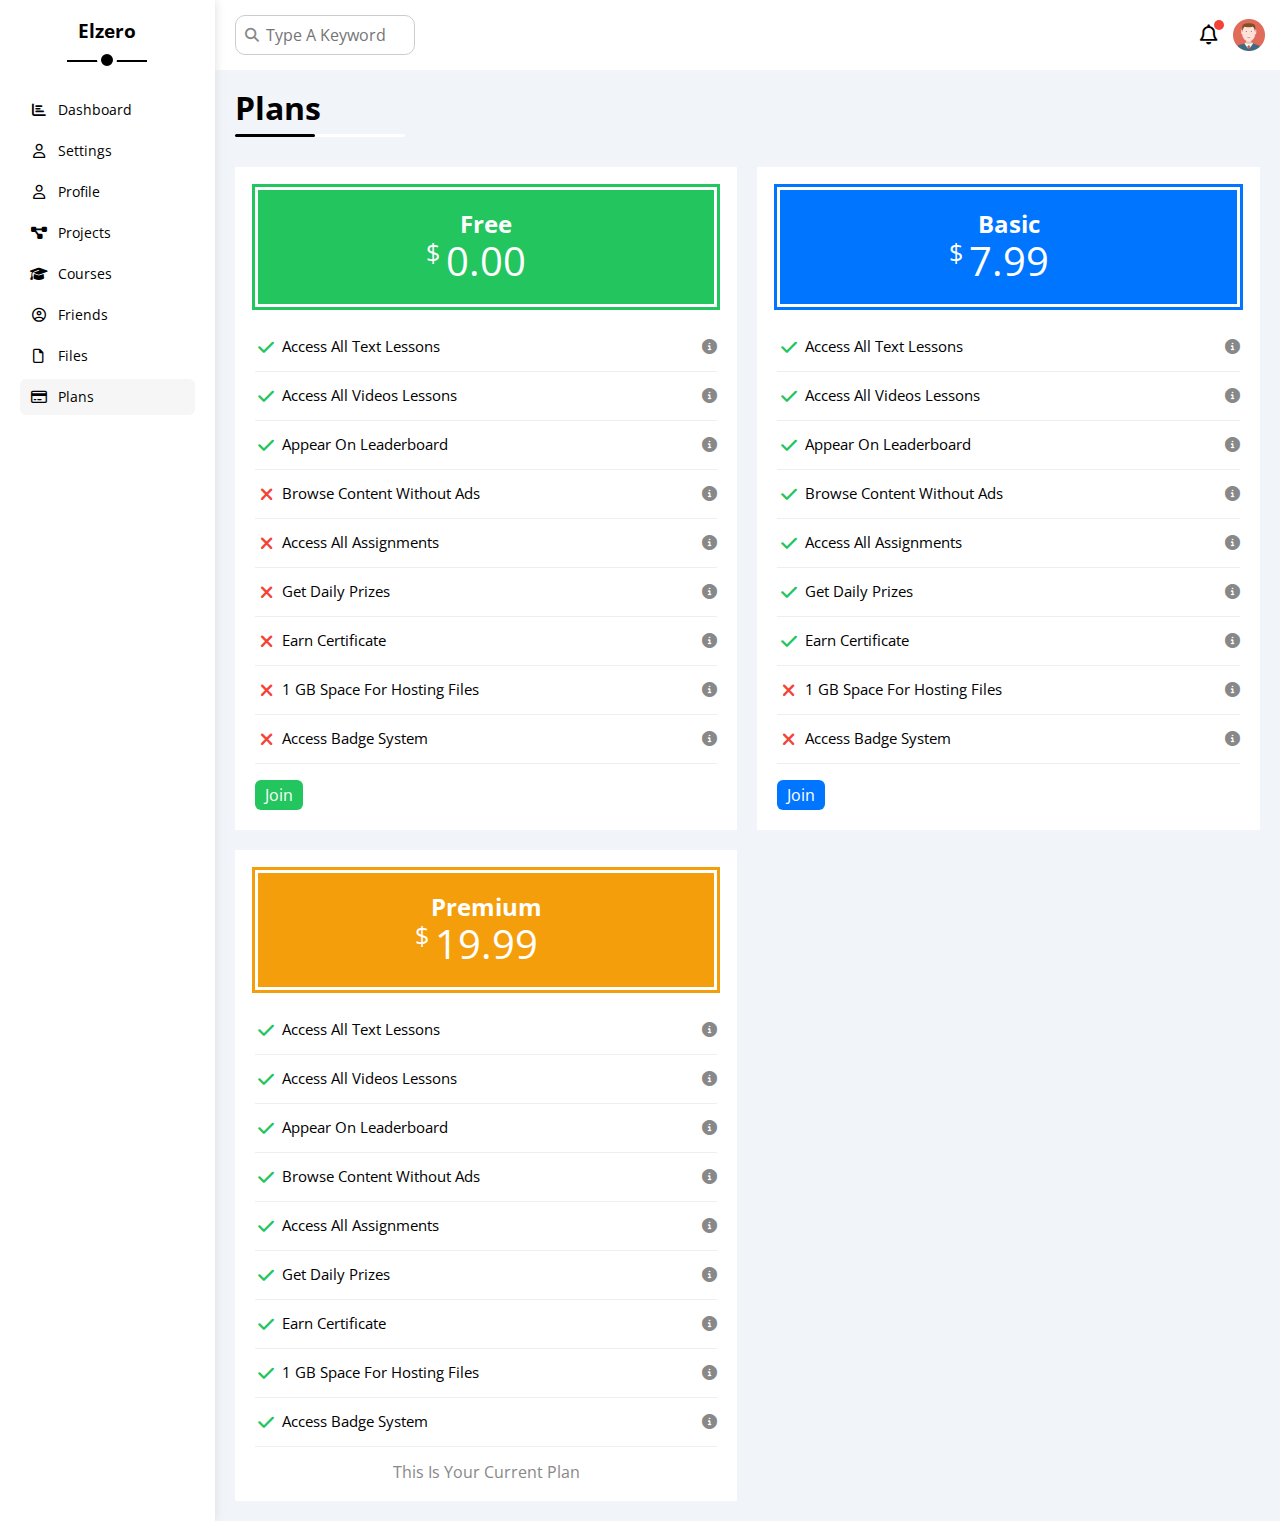
<file: plans.html>
<!DOCTYPE html>
<html lang="en">
  <head>
    <meta charset="UTF-8" />
    <meta http-equiv="X-UA-Compatible" content="IE=edge" />
    <meta name="viewport" content="widall.min.css-width, initial-scale=1.0" />

    <!-- Render All Element Normally -->
    <link rel="stylesheet" href="css/normalize.css" />
    <!-- Font Awseome Library -->
    <link rel="stylesheet" href="css/all.min.css" />
    <!-- Main Template CSS File -->
    <link rel="stylesheet" href="css/framework.css" />
    <link rel="stylesheet" href="css/master.css" />
    <!-- Google Fonts -->
    <link rel="preconnect" href="https://fonts.googleapis.com" />
    <link rel="preconnect" href="https://fonts.gstatic.com" crossorigin />
    <link
      href="https://fonts.googleapis.com/css2?family=Cairo:wght@300;400;700&family=Jomhuria&family=Open+Sans:wght@400;700&display=swap"
      rel="stylesheet"
    />
    <title>Plans</title>
  </head>

  <body>
    <div class="page d-flex">
      <!-- Start Sidebar -->
      <div class="sidebar bg-white p-20 p-relative">
        <h3 class="p-relative txt-c mt-0">Elzero</h3>
        <ul>
          <li>
            <a
              class="d-flex align-center fs-14 c-black rad-6 p-10"
              href="index.html"
            >
              <i class="fa-solid fa-chart-bar fa-fw"></i>
              <span class="fs-14 ml-10 hide-mobile">Dashboard</span>
            </a>
          </li>
          <li>
            <a
              class="d-flex align-center fs-14 c-black rad-6 p-10"
              href="settings.html"
            >
              <i class="fa-regular fa-user fa-fw"></i>
              <span class="fs-14 ml-10 hide-mobile">Settings</span>
            </a>
          </li>
          <li>
            <a
              class="d-flex align-center fs-14 c-black rad-6 p-10"
              href="profile.html"
            >
              <i class="fa-regular fa-user fa-fw"></i>
              <span class="fs-14 ml-10 hide-mobile">Profile</span>
            </a>
          </li>
          <li>
            <a
              class="d-flex align-center fs-14 c-black rad-6 p-10"
              href="projects.html"
            >
              <i class="fa-solid fa-diagram-project fa-fw"></i>
              <span class="fs-14 ml-10 hide-mobile">Projects</span>
            </a>
          </li>
          <li>
            <a
              class="d-flex align-center fs-14 c-black rad-6 p-10"
              href="courses.html"
            >
              <i class="fa-solid fa-graduation-cap fa-fw"></i>
              <span class="fs-14 ml-10 hide-mobile">Courses</span>
            </a>
          </li>
          <li>
            <a
              class="d-flex align-center fs-14 c-black rad-6 p-10"
              href="friends.html"
            >
              <i class="fa-regular fa-circle-user fa-fw"></i>
              <span class="fs-14 ml-10 hide-mobile">Friends</span>
            </a>
          </li>
          <li>
            <a
              class="d-flex align-center fs-14 c-black rad-6 p-10"
              href="files.html"
            >
              <i class="fa-regular fa-file fa-fw"></i>
              <span class="fs-14 ml-10 hide-mobile">Files</span>
            </a>
          </li>
          <li>
            <a
              class="active d-flex align-center fs-14 c-black rad-6 p-10"
              href="plans.html"
            >
              <i class="fa-regular fa-credit-card fa-fw"></i>
              <span class="fs-14 ml-10 hide-mobile">Plans</span>
            </a>
          </li>
        </ul>
      </div>
      <!-- End Sidebar -->

      <!-- Start Content -->
      <div class="content w-full">
        <!-- Start Head -->
        <div class="head bg-white p-15 between-flex">
          <div class="search p-relative">
            <input class="p-10" type="search" placeholder="Type A Keyword" />
          </div>
          <div class="icons d-flex align-center">
            <span class="notification p-relative">
              <i class="fa-regular fa-bell fa-lg"></i>
            </span>
            <img src="images/avatar.png" alt="" />
          </div>
        </div>
        <!-- End Head -->

        <h1 class="p-relative">Plans</h1>

        <!-- Start Plans Wrapper Page -->
        <div class="plans-page d-grid gap-20 m-20">
          <!-- PlanNo.1 -->
          <div class="plan green bg-white p-20">
            <div class="top bg-green txt-c p-20">
              <h2 class="m-0 c-white">Free</h2>
              <div class="price c-white"><span>$</span>0.00</div>
            </div>
            <ul>
              <li>
                <i class="fa-solid fa-check fa-fw yes"></i>
                <span>Access All Text Lessons</span>
                <i class="fa-solid fa-circle-info help"
                  ><span class="tooltiptext">Call 999 For More Info.</span></i
                >
              </li>
              <li>
                <i class="fa-solid fa-check fa-fw yes"></i>
                <span>Access All Videos Lessons</span>
                <i class="fa-solid fa-circle-info help"
                  ><span class="tooltiptext">Call 999 For More Info.</span></i
                >
              </li>
              <li>
                <i class="fa-solid fa-check fa-fw yes"></i>
                <span>Appear On Leaderboard</span>
                <i class="fa-solid fa-circle-info help"
                  ><span class="tooltiptext">Call 999 For More Info.</span></i
                >
              </li>
              <li>
                <i class="fa-solid fa-xmark fa-fw"></i>
                <span>Browse Content Without Ads</span>
                <i class="fa-solid fa-circle-info help"
                  ><span class="tooltiptext">Call 999 For More Info.</span></i
                >
              </li>
              <li>
                <i class="fa-solid fa-xmark fa-fw"></i>
                <span>Access All Assignments</span>
                <i class="fa-solid fa-circle-info help"
                  ><span class="tooltiptext">Call 999 For More Info.</span></i
                >
              </li>
              <li>
                <i class="fa-solid fa-xmark fa-fw"></i>
                <span>Get Daily Prizes</span>
                <i class="fa-solid fa-circle-info help"
                  ><span class="tooltiptext">Call 999 For More Info.</span></i
                >
              </li>
              <li>
                <i class="fa-solid fa-xmark fa-fw"></i>
                <span>Earn Certificate</span>
                <i class="fa-solid fa-circle-info help"
                  ><span class="tooltiptext">Call 999 For More Info.</span></i
                >
              </li>
              <li>
                <i class="fa-solid fa-xmark fa-fw"></i>
                <span>1 GB Space For Hosting Files</span>
                <i class="fa-solid fa-circle-info help"
                  ><span class="tooltiptext">Call 999 For More Info.</span></i
                >
              </li>
              <li>
                <i class="fa-solid fa-xmark fa-fw"></i>
                <span>Access Badge System</span>
                <i class="fa-solid fa-circle-info help"
                  ><span class="tooltiptext">Call 999 For More Info.</span></i
                >
              </li>
            </ul>
            <a class="btn-shape bg-green c-white d-block w-fit" href="#"
              >Join</a
            >
          </div>

          <!-- PlanNo.2 -->
          <div class="plan blue bg-white p-20">
            <div class="top bg-blue txt-c p-20">
              <h2 class="m-0 c-white">Basic</h2>
              <div class="price c-white"><span>$</span>7.99</div>
            </div>
            <ul class="list-none p-0">
              <li>
                <i class="fa-solid fa-check fa-fw yes"></i>
                <span>Access All Text Lessons</span>
                <i class="fa-solid fa-circle-info help"></i>
              </li>
              <li>
                <i class="fa-solid fa-check fa-fw yes"></i>
                <span>Access All Videos Lessons</span>
                <i class="fa-solid fa-circle-info help"></i>
              </li>
              <li>
                <i class="fa-solid fa-check fa-fw yes"></i>
                <span>Appear On Leaderboard</span>
                <i class="fa-solid fa-circle-info help"></i>
              </li>
              <li>
                <i class="fa-solid fa-check fa-fw yes"></i>
                <span>Browse Content Without Ads</span>
                <i class="fa-solid fa-circle-info help"></i>
              </li>
              <li>
                <i class="fa-solid fa-check fa-fw yes"></i>
                <span>Access All Assignments</span>
                <i class="fa-solid fa-circle-info help"></i>
              </li>
              <li>
                <i class="fa-solid fa-check fa-fw yes"></i>
                <span>Get Daily Prizes</span>
                <i class="fa-solid fa-circle-info help"></i>
              </li>
              <li>
                <i class="fa-solid fa-check fa-fw yes"></i>
                <span>Earn Certificate</span>
                <i class="fa-solid fa-circle-info help"></i>
              </li>
              <li>
                <i class="fa-solid fa-xmark fa-fw"></i>
                <span>1 GB Space For Hosting Files</span>
                <i class="fa-solid fa-circle-info help"></i>
              </li>
              <li>
                <i class="fa-solid fa-xmark fa-fw"></i>
                <span>Access Badge System</span>
                <i class="fa-solid fa-circle-info help"></i>
              </li>
            </ul>
            <a href="#" class="btn-shape bg-blue c-white d-block w-fit">Join</a>
          </div>

          <!-- PlanNo.3 -->
          <div class="plan orange bg-white p-20">
            <div class="top bg-orange txt-c p-20">
              <h2 class="m-0 c-white">Premium</h2>
              <div class="price c-white"><span>$</span>19.99</div>
            </div>
            <ul class="list-none p-0">
              <li>
                <i class="fa-solid fa-check fa-fw yes"></i>
                <span>Access All Text Lessons</span>
                <i class="fa-solid fa-circle-info help"></i>
              </li>
              <li>
                <i class="fa-solid fa-check fa-fw yes"></i>
                <span>Access All Videos Lessons</span>
                <i class="fa-solid fa-circle-info help"></i>
              </li>
              <li>
                <i class="fa-solid fa-check fa-fw yes"></i>
                <span>Appear On Leaderboard</span>
                <i class="fa-solid fa-circle-info help"></i>
              </li>
              <li>
                <i class="fa-solid fa-check fa-fw yes"></i>
                <span>Browse Content Without Ads</span>
                <i class="fa-solid fa-circle-info help"></i>
              </li>
              <li>
                <i class="fa-solid fa-check fa-fw yes"></i>
                <span>Access All Assignments</span>
                <i class="fa-solid fa-circle-info help"></i>
              </li>
              <li>
                <i class="fa-solid fa-check fa-fw yes"></i>
                <span>Get Daily Prizes</span>
                <i class="fa-solid fa-circle-info help"></i>
              </li>
              <li>
                <i class="fa-solid fa-check fa-fw yes"></i>
                <span>Earn Certificate</span>
                <i class="fa-solid fa-circle-info help"></i>
              </li>
              <li>
                <i class="fa-solid fa-check fa-fw yes"></i>
                <span>1 GB Space For Hosting Files</span>
                <i class="fa-solid fa-circle-info help"></i>
              </li>
              <li>
                <i class="fa-solid fa-check fa-fw yes"></i>
                <span>Access Badge System</span>
                <i class="fa-solid fa-circle-info help"></i>
              </li>
            </ul>
            <p class="c-grey m-0 txt-c">This Is Your Current Plan</p>
          </div>
        </div>
        <!-- End Plans Wrapper Page -->
      </div>
      <!-- End Content -->
    </div>
  </body>
</html>
</file>
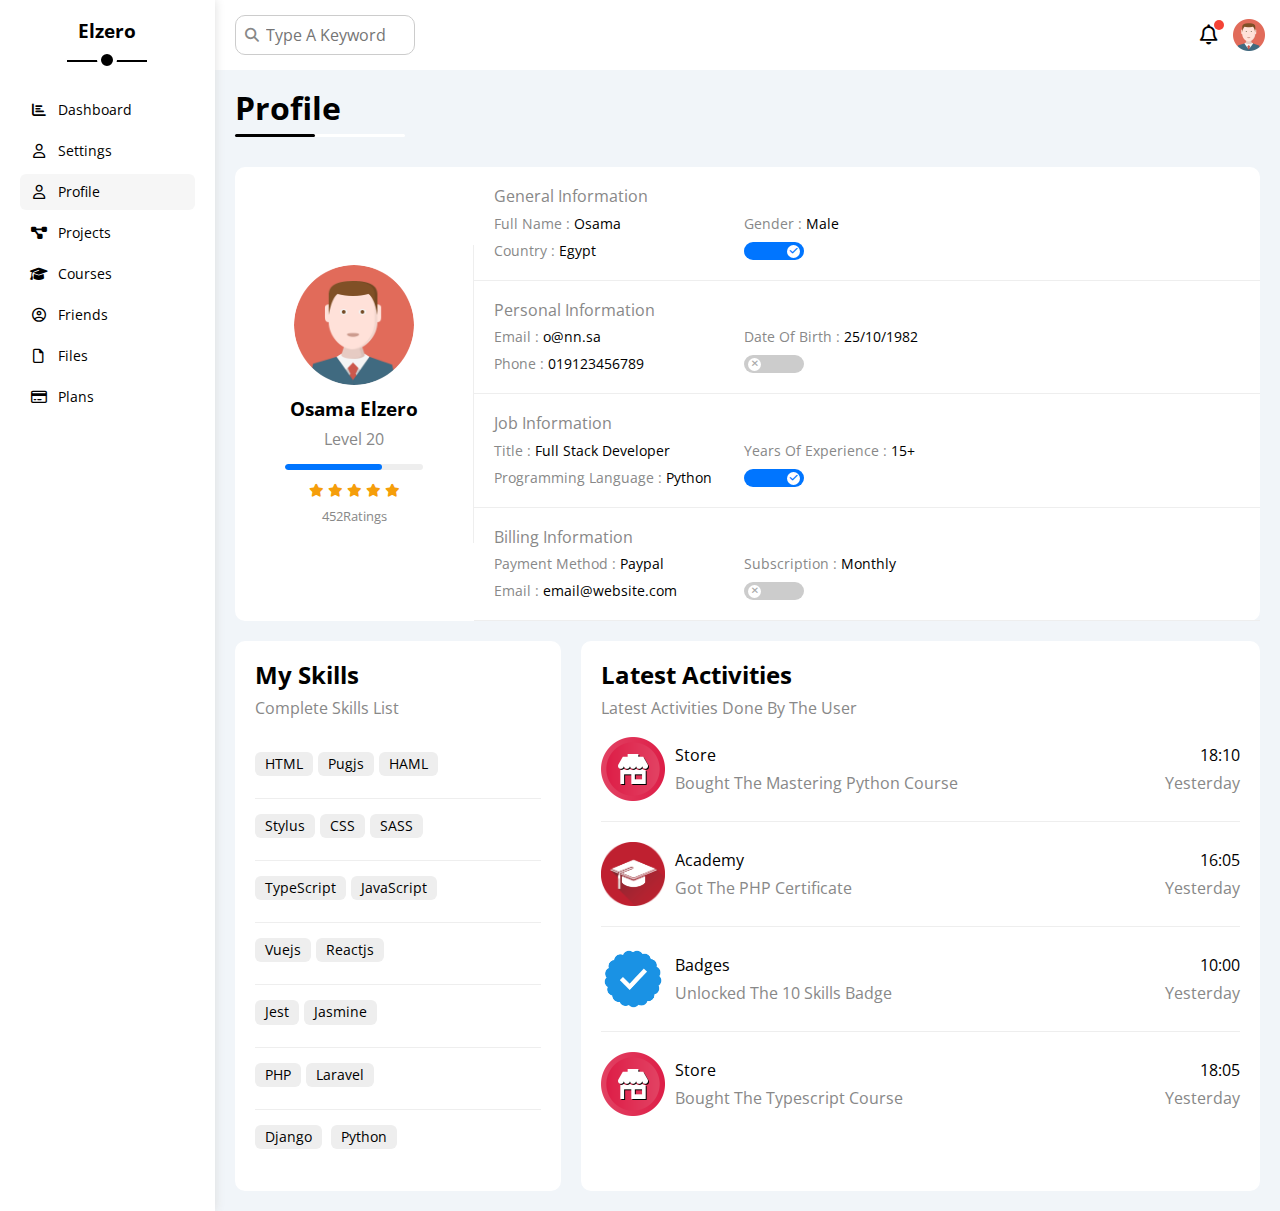
<file: profile.html>
<!DOCTYPE html>
<html lang="en">
  <head>
    <meta charset="UTF-8" />
    <meta http-equiv="X-UA-Compatible" content="IE=edge" />
    <meta name="viewport" content="widall.min.css-width, initial-scale=1.0" />

    <!-- Render All Element Normally -->
    <link rel="stylesheet" href="css/normalize.css" />
    <!-- Font Awseome Library -->
    <link rel="stylesheet" href="css/all.min.css" />
    <!-- Main Template CSS File -->
    <link rel="stylesheet" href="css/framework.css" />
    <link rel="stylesheet" href="css/master.css" />
    <!-- Google Fonts -->
    <link rel="preconnect" href="https://fonts.googleapis.com" />
    <link rel="preconnect" href="https://fonts.gstatic.com" crossorigin />
    <link
      href="https://fonts.googleapis.com/css2?family=Cairo:wght@300;400;700&family=Jomhuria&family=Open+Sans:wght@400;700&display=swap"
      rel="stylesheet"
    />
    <title>Profile</title>
  </head>
  <body>
    <div class="page d-flex">
      <!-- Start Sidebar -->
      <div class="sidebar bg-white p-20 p-relative">
        <h3 class="p-relative txt-c mt-0">Elzero</h3>
        <ul>
          <li>
            <a
              class="d-flex align-center fs-14 c-black rad-6 p-10"
              href="index.html"
            >
              <i class="fa-solid fa-chart-bar fa-fw"></i>
              <span class="fs-14 ml-10 hide-mobile">Dashboard</span>
            </a>
          </li>
          <li>
            <a
              class="d-flex align-center fs-14 c-black rad-6 p-10"
              href="settings.html"
            >
              <i class="fa-regular fa-user fa-fw"></i>
              <span class="fs-14 ml-10 hide-mobile">Settings</span>
            </a>
          </li>
          <li>
            <a
              class="active d-flex align-center fs-14 c-black rad-6 p-10"
              href="profile.html"
            >
              <i class="fa-regular fa-user fa-fw"></i>
              <span class="fs-14 ml-10 hide-mobile">Profile</span>
            </a>
          </li>
          <li>
            <a
              class="d-flex align-center fs-14 c-black rad-6 p-10"
              href="projects.html"
            >
              <i class="fa-solid fa-diagram-project fa-fw"></i>
              <span class="fs-14 ml-10 hide-mobile">Projects</span>
            </a>
          </li>
          <li>
            <a
              class="d-flex align-center fs-14 c-black rad-6 p-10"
              href="courses.html"
            >
              <i class="fa-solid fa-graduation-cap fa-fw"></i>
              <span class="fs-14 ml-10 hide-mobile">Courses</span>
            </a>
          </li>
          <li>
            <a
              class="d-flex align-center fs-14 c-black rad-6 p-10"
              href="friends.html"
            >
              <i class="fa-regular fa-circle-user fa-fw"></i>
              <span class="fs-14 ml-10 hide-mobile">Friends</span>
            </a>
          </li>
          <li>
            <a
              class="d-flex align-center fs-14 c-black rad-6 p-10"
              href="files.html"
            >
              <i class="fa-regular fa-file fa-fw"></i>
              <span class="fs-14 ml-10 hide-mobile">Files</span>
            </a>
          </li>
          <li>
            <a
              class="d-flex align-center fs-14 c-black rad-6 p-10"
              href="plans.html"
            >
              <i class="fa-regular fa-credit-card fa-fw"></i>
              <span class="fs-14 ml-10 hide-mobile">Plans</span>
            </a>
          </li>
        </ul>
      </div>
      <!-- End Sidebar -->

      <!-- Start Content -->
      <div class="content w-full">
        <!-- Start Head -->
        <div class="head bg-white p-15 between-flex">
          <div class="search p-relative">
            <input class="p-10" type="search" placeholder="Type A Keyword" />
          </div>
          <div class="icons d-flex align-center">
            <span class="notification p-relative">
              <i class="fa-regular fa-bell fa-lg"></i>
            </span>
            <img src="images/avatar.png" alt="" />
          </div>
        </div>
        <!-- End Head -->

        <h1 class="p-relative">Profile</h1>
        <!-- Start Profile Wrapper Page -->
        <div class="profile-page m-20">
          <!-- FirstBox Overview-->
          <div class="overview bg-white rad-10 d-flex align-center">
            <!-- the left side -->
            <div class="avatar-box txt-c p-20">
              <img class="rad-half mb-10" src="images/avatar.png" alt="" />
              <h3 class="m-0">Osama Elzero</h3>
              <p class="c-grey mt-10">Level 20</p>
              <div class="level rad-6 bg-eee p-relative">
                <span style="width: 70%"></span>
              </div>
              <div class="rating mt-10 mb-10">
                <i class="fa-solid fa-star c-orange fs-13"></i>
                <i class="fa-solid fa-star c-orange fs-13"></i>
                <i class="fa-solid fa-star c-orange fs-13"></i>
                <i class="fa-solid fa-star c-orange fs-13"></i>
                <i class="fa-solid fa-star c-orange fs-13"></i>
              </div>
              <p class="c-grey fs-13 m-0">452Ratings</p>
            </div>
            <!-- the right side -->
            <div class="info-box w-full txt-c-mobile">
              <!-- Start Info. RowNo.1 -->
              <div class="box p-20 d-flex align-center">
                <h4 class="c-grey fs-15 m-0 w-full">General Information</h4>

                <div class="fs-14">
                  <span class="c-grey">Full Name :</span>
                  <span>Osama</span>
                </div>
                <div class="fs-14">
                  <span class="c-grey">Gender :</span>
                  <span>Male</span>
                </div>
                <div class="fs-14">
                  <span class="c-grey">Country :</span>
                  <span>Egypt</span>
                </div>
                <div class="fs-14">
                  <label>
                    <input class="toggle-checkbox" type="checkbox" checked />
                    <div class="toggle-switch"></div>
                  </label>
                </div>
              </div>
              <!-- Start Info. RowNo.2 -->
              <div class="box p-20 d-flex align-center">
                <h4 class="c-grey fs-15 m-0 w-full">Personal Information</h4>

                <div class="fs-14">
                  <span class="c-grey">Email :</span>
                  <span> o@nn.sa</span>
                </div>
                <div class="fs-14">
                  <span class="c-grey">Date Of Birth :</span>
                  <span>25/10/1982</span>
                </div>
                <div class="fs-14">
                  <span class="c-grey">Phone :</span>
                  <span> 019123456789</span>
                </div>
                <div class="fs-14">
                  <label>
                    <input class="toggle-checkbox" type="checkbox" />
                    <div class="toggle-switch"></div>
                  </label>
                </div>
              </div>
              <!-- Start Info. RowNo.3 -->
              <div class="box p-20 d-flex align-center">
                <h4 class="c-grey fs-15 m-0 w-full">Job Information</h4>

                <div class="fs-14">
                  <span class="c-grey">Title :</span>
                  <span>Full Stack Developer</span>
                </div>
                <div class="fs-14">
                  <span class="c-grey">Years Of Experience :</span>
                  <span>15+</span>
                </div>
                <div class="fs-14">
                  <span class="c-grey">Programming Language :</span>
                  <span>Python</span>
                </div>
                <div class="fs-14">
                  <label>
                    <input class="toggle-checkbox" type="checkbox" checked />
                    <div class="toggle-switch"></div>
                  </label>
                </div>
              </div>

              <!-- Start Info. RowNo.4 -->
              <div class="box p-20 d-flex align-center">
                <h4 class="c-grey fs-15 m-0 w-full">Billing Information</h4>

                <div class="fs-14">
                  <span class="c-grey">Payment Method :</span>
                  <span>Paypal</span>
                </div>
                <div class="fs-14">
                  <span class="c-grey">Subscription :</span>
                  <span>Monthly</span>
                </div>
                <div class="fs-14">
                  <span class="c-grey">Email :</span>
                  <span> email@website.com</span>
                </div>
                <div class="fs-14">
                  <label>
                    <input class="toggle-checkbox" type="checkbox" />
                    <div class="toggle-switch"></div>
                  </label>
                </div>
              </div>
            </div>
          </div>
          <!-- SecondBox Other Data -->
          <div class="other-data d-flex gap-20">
            <div class="skills-card p-20 bg-white rad-10 mt-20">
              <h2 class="mt-0 mb-10">My Skills</h2>
              <p class="mt-0 mb-20 c-grey fs-15">Complete Skills List</p>
              <ul class="m-0 txt-c-mobile">
                <li><span>HTML</span><span>Pugjs</span><span>HAML</span></li>
                <li><span>Stylus</span><span>CSS</span><span>SASS</span></li>
                <li><span>TypeScript</span><span>JavaScript</span></li>
                <li><span>Vuejs</span><span>Reactjs</span></li>
                <li><span>Jest</span><span>Jasmine</span></li>
                <li><span>PHP</span><span>Laravel</span></li>
                <li><span>Django</span> <span>Python</span></li>
              </ul>
            </div>

            <div class="activities p-20 bg-white rad-10 mt-20">
              <h2 class="mt-0 mb-10">Latest Activities</h2>
              <p class="mt-0 mb-20 c-grey fs-15">Latest Activities Done By The User</p>
              <!-- ActivityNo.1 -->
              <div class="activity d-flex align-center txt-c-mobile">
                <img src="images/activity-01.png" >
                <div class="info">
                    <span class="d-block mb-10">Store</span>
                    <span class="c-grey">Bought The Mastering Python Course</span>
                </div>
                <div class="date">
                    <span class="d-block mb-10">18:10</span>
                    <span class="c-grey">Yesterday</span>
                </div>
              </div>
              <!-- ActivityNo.2 -->
              <div class="activity d-flex align-center txt-c-mobile">
                <img src="images/activity-02.png" >
                <div class="info">
                    <span class="d-block mb-10">Academy</span>
                    <span class="c-grey">Got The PHP Certificate</span>
                </div>
                <div class="date">
                    <span class="d-block mb-10">16:05</span>
                    <span class="c-grey">Yesterday</span>
                </div>
              </div>
              <!-- ActivityNo.3 -->
              <div class="activity d-flex align-center txt-c-mobile">
                <img src="images/activity-03.png" >
                <div class="info">
                    <span class="d-block mb-10">Badges</span>
                    <span class="c-grey">Unlocked The 10 Skills Badge</span>
                </div>
                <div class="date">
                    <span class="d-block mb-10">10:00</span>
                    <span class="c-grey">Yesterday</span>
                </div>
              </div>
              <!-- ActivityNo.4 -->
              <div class="activity d-flex align-center txt-c-mobile">
                <img src="images/activity-01.png" >
                <div class="info">
                    <span class="d-block mb-10">Store</span>
                    <span class="c-grey">Bought The Typescript Course</span>
                </div>
                <div class="date">
                    <span class="d-block mb-10">18:05</span>
                    <span class="c-grey">Yesterday</span>
                </div>
              </div>


            </div>
          </div>
        </div>
        <!-- End Profile Wrapper Page -->
      </div>
      <!-- End Content -->
    </div>
  </body>
</html>
</file>
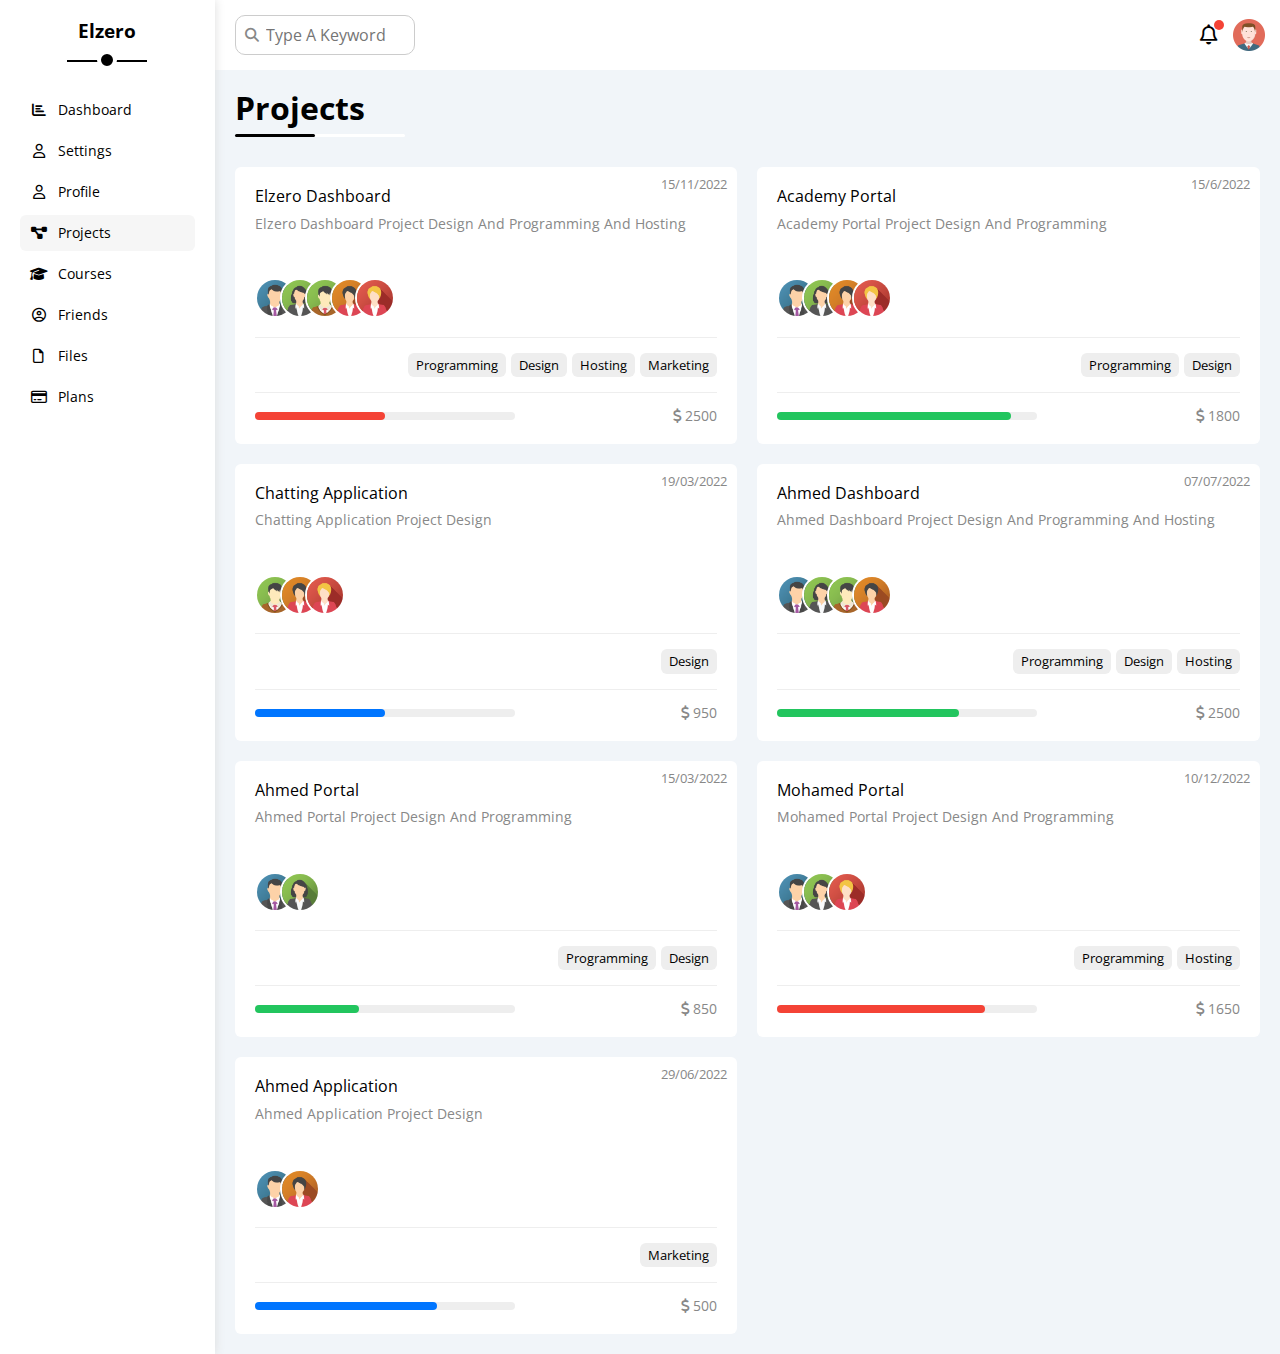
<file: projects.html>
<!DOCTYPE html>
<html lang="en">
  <head>
    <meta charset="UTF-8" />
    <meta http-equiv="X-UA-Compatible" content="IE=edge" />
    <meta name="viewport" content="widall.min.css-width, initial-scale=1.0" />

    <!-- Render All Element Normally -->
    <link rel="stylesheet" href="css/normalize.css" />
    <!-- Font Awseome Library -->
    <link rel="stylesheet" href="css/all.min.css" />
    <!-- Main Template CSS File -->
    <link rel="stylesheet" href="css/framework.css" />
    <link rel="stylesheet" href="css/master.css" />
    <!-- Google Fonts -->
    <link rel="preconnect" href="https://fonts.googleapis.com" />
    <link rel="preconnect" href="https://fonts.gstatic.com" crossorigin />
    <link
      href="https://fonts.googleapis.com/css2?family=Cairo:wght@300;400;700&family=Jomhuria&family=Open+Sans:wght@400;700&display=swap"
      rel="stylesheet"
    />
    <title>Projects</title>
  </head>

  <body>
    <div class="page d-flex">
      <!-- Start Sidebar -->
      <div class="sidebar bg-white p-20 p-relative">
        <h3 class="p-relative txt-c mt-0">Elzero</h3>
        <ul>
          <li>
            <a
              class="d-flex align-center fs-14 c-black rad-6 p-10"
              href="index.html"
            >
              <i class="fa-solid fa-chart-bar fa-fw"></i>
              <span class="fs-14 ml-10 hide-mobile">Dashboard</span>
            </a>
          </li>
          <li>
            <a
              class="d-flex align-center fs-14 c-black rad-6 p-10"
              href="settings.html"
            >
              <i class="fa-regular fa-user fa-fw"></i>
              <span class="fs-14 ml-10 hide-mobile">Settings</span>
            </a>
          </li>
          <li>
            <a
              class="d-flex align-center fs-14 c-black rad-6 p-10"
              href="profile.html"
            >
              <i class="fa-regular fa-user fa-fw"></i>
              <span class="fs-14 ml-10 hide-mobile">Profile</span>
            </a>
          </li>
          <li>
            <a
              class="active d-flex align-center fs-14 c-black rad-6 p-10"
              href="projects.html"
            >
              <i class="fa-solid fa-diagram-project fa-fw"></i>
              <span class="fs-14 ml-10 hide-mobile">Projects</span>
            </a>
          </li>
          <li>
            <a
              class="d-flex align-center fs-14 c-black rad-6 p-10"
              href="courses.html"
            >
              <i class="fa-solid fa-graduation-cap fa-fw"></i>
              <span class="fs-14 ml-10 hide-mobile">Courses</span>
            </a>
          </li>
          <li>
            <a
              class="d-flex align-center fs-14 c-black rad-6 p-10"
              href="friends.html"
            >
              <i class="fa-regular fa-circle-user fa-fw"></i>
              <span class="fs-14 ml-10 hide-mobile">Friends</span>
            </a>
          </li>
          <li>
            <a
              class="d-flex align-center fs-14 c-black rad-6 p-10"
              href="files.html"
            >
              <i class="fa-regular fa-file fa-fw"></i>
              <span class="fs-14 ml-10 hide-mobile">Files</span>
            </a>
          </li>
          <li>
            <a
              class="d-flex align-center fs-14 c-black rad-6 p-10"
              href="plans.html"
            >
              <i class="fa-regular fa-credit-card fa-fw"></i>
              <span class="fs-14 ml-10 hide-mobile">Plans</span>
            </a>
          </li>
        </ul>
      </div>
      <!-- End Sidebar -->

      <!-- Start Content -->
      <div class="content w-full">
        <!-- Start Head -->
        <div class="head bg-white p-15 between-flex">
          <div class="search p-relative">
            <input class="p-10" type="search" placeholder="Type A Keyword" />
          </div>
          <div class="icons d-flex align-center">
            <span class="notification p-relative">
              <i class="fa-regular fa-bell fa-lg"></i>
            </span>
            <img src="images/avatar.png" alt="" />
          </div>
        </div>
        <!-- End Head -->

        <h1 class="p-relative">Projects</h1>

        <!-- Start Projects Wrapper Page -->

        <div class="projects-page d-grid gap-20 m-20">
            <div class="project bg-white p-20 rad-6 p-relative">
                <span class="date c-grey fs-13">15/11/2022</span>
                <h4 class="m-0">Elzero Dashboard</h4>
                <p class="c-grey mt-10 mb-10 fs-14">Elzero Dashboard Project Design And Programming And Hosting</p>
                <div class="team">
                    <a href="#"><img src="images/team-01.png" alt=""></a>
                    <a href="#"><img src="images/team-02.png" alt=""></a>
                    <a href="#"><img src="images/team-03.png" alt=""></a>
                    <a href="#"><img src="images/team-04.png" alt=""></a>
                    <a href="#"><img src="images/team-05.png" alt=""></a>
                </div>
                <div class="do d-flex">
                    <span class="fs-13 rad-6 bg-eee btn-shape">Programming</span>
                    <span class="fs-13 rad-6 bg-eee btn-shape">Design</span>
                    <span class="fs-13 rad-6 bg-eee btn-shape">Hosting</span>
                    <span class="fs-13 rad-6 bg-eee btn-shape">Marketing</span>
                </div>
                <div class="info between-flex">
                    <div class="prog bg-eee">
                        <span class="bg-red" style="width: 50%;"></span>
                    </div>
                    <div class="fs-14 c-grey">
                        <i class="fa-solid fa-dollar-sign"></i> 
                        2500
                    </div>
                </div>
            </div>
            <div class="project bg-white p-20 rad-6 p-relative">
                <span class="date c-grey fs-13">15/6/2022</span>
                <h4 class="m-0">Academy Portal</h4>
                <p class="c-grey mt-10 mb-10 fs-14">Academy Portal Project Design And Programming</p>
                <div class="team">
                    <a href="#"><img src="images/team-01.png" alt=""></a>
                    <a href="#"><img src="images/team-02.png" alt=""></a>
                   
                    <a href="#"><img src="images/team-04.png" alt=""></a>
                    <a href="#"><img src="images/team-05.png" alt=""></a>
                </div>
                <div class="do d-flex">
                    <span class="fs-13 rad-6 bg-eee btn-shape">Programming</span>
                    <span class="fs-13 rad-6 bg-eee btn-shape">Design</span>
          
                </div>
                <div class="info between-flex">
                    <div class="prog bg-eee">
                        <span class="bg-green" style="width: 90%;"></span>
                    </div>
                    <div class="fs-14 c-grey">
                        <i class="fa-solid fa-dollar-sign"></i> 
                        1800
                    </div>
                </div>
            </div>
            <div class="project bg-white p-20 rad-6 p-relative">
                <span class="date c-grey fs-13">19/03/2022</span>
                <h4 class="m-0">Chatting Application</h4>
                <p class="c-grey mt-10 mb-10 fs-14">Chatting Application Project Design</p>
                <div class="team">
                
                   
                    <a href="#"><img src="images/team-03.png" alt=""></a>
                    <a href="#"><img src="images/team-04.png" alt=""></a>
                    <a href="#"><img src="images/team-05.png" alt=""></a>
                </div>
                <div class="do d-flex">
                 
                    <span class="fs-13 rad-6 bg-eee btn-shape">Design</span>
                    
                 
                </div>
                <div class="info between-flex">
                    <div class="prog bg-eee">
                        <span class="bg-blue" style="width: 50%;"></span>
                    </div>
                    <div class="fs-14 c-grey">
                        <i class="fa-solid fa-dollar-sign"></i> 
                        950
                    </div>
                </div>
            </div>
            <div class="project bg-white p-20 rad-6 p-relative">
                <span class="date c-grey fs-13">07/07/2022</span>
                <h4 class="m-0">Ahmed Dashboard</h4>
                <p class="c-grey mt-10 mb-10 fs-14">Ahmed Dashboard Project Design And Programming And Hosting</p>
                <div class="team">
                    <a href="#"><img src="images/team-01.png" alt=""></a>
                    <a href="#"><img src="images/team-02.png" alt=""></a>
                    <a href="#"><img src="images/team-03.png" alt=""></a>
                    <a href="#"><img src="images/team-04.png" alt=""></a> 
                </div>
                <div class="do d-flex">
                    <span class="fs-13 rad-6 bg-eee btn-shape">Programming</span>
                    <span class="fs-13 rad-6 bg-eee btn-shape">Design</span>
                    <span class="fs-13 rad-6 bg-eee btn-shape">Hosting</span>
                
                </div>
                <div class="info between-flex">
                    <div class="prog bg-eee">
                        <span class="bg-green" style="width: 70%;"></span>
                    </div>
                    <div class="fs-14 c-grey">
                        <i class="fa-solid fa-dollar-sign"></i> 
                        2500
                    </div>
                </div>
            </div>
            <div class="project bg-white p-20 rad-6 p-relative">
                <span class="date c-grey fs-13">15/03/2022</span>
                <h4 class="m-0">Ahmed Portal</h4>
                <p class="c-grey mt-10 mb-10 fs-14">Ahmed Portal Project Design And Programming</p>
                <div class="team">
                    <a href="#"><img src="images/team-01.png" alt=""></a>
                    <a href="#"><img src="images/team-02.png" alt=""></a>
                   
                </div>
                <div class="do d-flex">
                    <span class="fs-13 rad-6 bg-eee btn-shape">Programming</span>
                    <span class="fs-13 rad-6 bg-eee btn-shape">Design</span>
                
                </div>
                <div class="info between-flex">
                    <div class="prog bg-eee">
                        <span class="bg-green" style="width: 40%;"></span>
                    </div>
                    <div class="fs-14 c-grey">
                        <i class="fa-solid fa-dollar-sign"></i> 
                        850
                    </div>
                </div>
            </div>
            <div class="project bg-white p-20 rad-6 p-relative">
                <span class="date c-grey fs-13">10/12/2022</span>
                <h4 class="m-0">Mohamed Portal</h4>
                <p class="c-grey mt-10 mb-10 fs-14">Mohamed Portal Project Design And Programming</p>
                <div class="team">
                    <a href="#"><img src="images/team-01.png" alt=""></a>
                    <a href="#"><img src="images/team-02.png" alt=""></a>
                  
                    <a href="#"><img src="images/team-05.png" alt=""></a>
                </div>
                <div class="do d-flex">
                    <span class="fs-13 rad-6 bg-eee btn-shape">Programming</span>
      
                    <span class="fs-13 rad-6 bg-eee btn-shape">Hosting</span>
                     
                </div>
                <div class="info between-flex">
                    <div class="prog bg-eee">
                        <span class="bg-red" style="width: 80%;"></span>
                    </div>
                    <div class="fs-14 c-grey">
                        <i class="fa-solid fa-dollar-sign"></i> 
                        1650
                    </div>
                </div>
            </div>
            <div class="project bg-white p-20 rad-6 p-relative">
                <span class="date c-grey fs-13">29/06/2022</span>
                <h4 class="m-0">Ahmed Application</h4>
                <p class="c-grey mt-10 mb-10 fs-14">Ahmed Application Project Design</p>
                <div class="team">
                    <a href="#"><img src="images/team-01.png" alt=""></a>
                    <a href="#"><img src="images/team-04.png" alt=""></a>
                    
                </div>
                <div class="do d-flex">
                    
                    <span class="fs-13 rad-6 bg-eee btn-shape">Marketing</span>
                </div>
                <div class="info between-flex">
                    <div class="prog bg-eee">
                        <span class="bg-blue" style="width: 70%;"></span>
                    </div>
                    <div class="fs-14 c-grey">
                        <i class="fa-solid fa-dollar-sign"></i> 
                        500
                    </div>
                </div>
            </div>
        </div>

        <!-- End Projects Wrapper Page -->
      </div>
      <!-- End Content -->
    </div>
  </body>
</html>
</file>
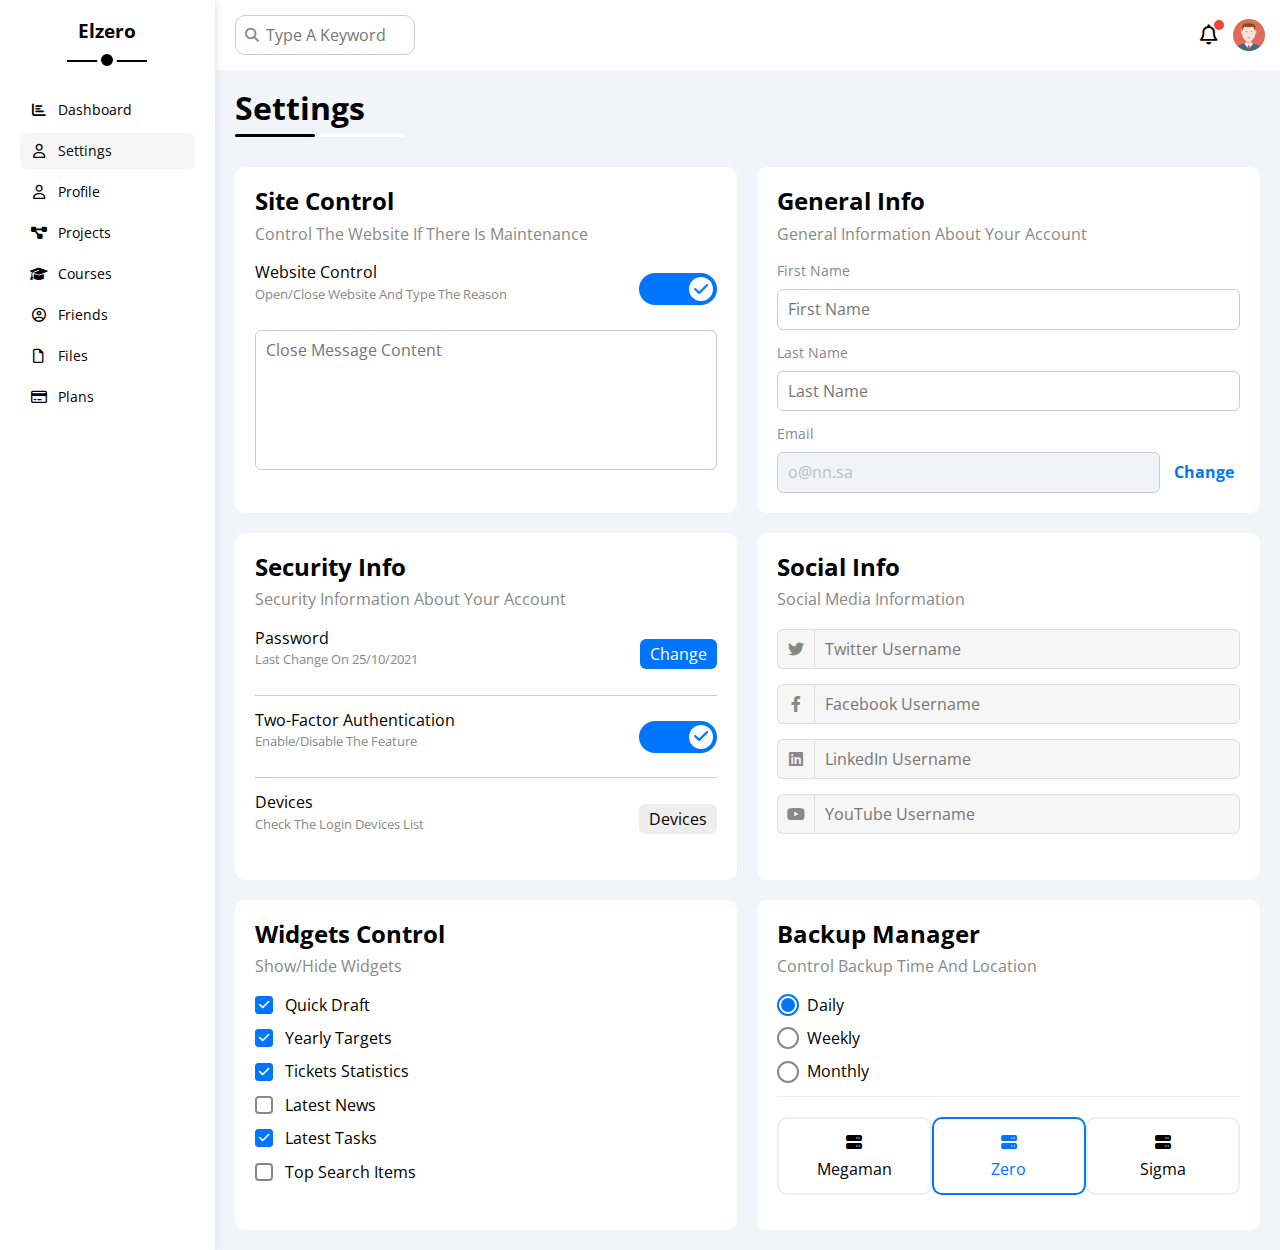
<file: settings.html>
<!DOCTYPE html>
<html lang="en">
  <head>
    <meta charset="UTF-8" />
    <meta http-equiv="X-UA-Compatible" content="IE=edge" />
    <meta name="viewport" content="widall.min.css-width, initial-scale=1.0" />

    <!-- Render All Element Normally -->
    <link rel="stylesheet" href="css/normalize.css" />
    <!-- Font Awseome Library -->
    <link rel="stylesheet" href="css/all.min.css" />
    <!-- Main Template CSS File -->
    <link rel="stylesheet" href="css/framework.css" />
    <link rel="stylesheet" href="css/master.css" />
    <!-- Google Fonts -->
    <link rel="preconnect" href="https://fonts.googleapis.com" />
    <link rel="preconnect" href="https://fonts.gstatic.com" crossorigin />
    <link
      href="https://fonts.googleapis.com/css2?family=Cairo:wght@300;400;700&family=Jomhuria&family=Open+Sans:wght@400;700&display=swap"
      rel="stylesheet"
    />
    <title>Settings</title>
  </head>
  <body>
    <div class="page d-flex">
      <!-- Start Sidebar -->
      <div class="sidebar bg-white p-20 p-relative">
        <h3 class="p-relative txt-c mt-0">Elzero</h3>
        <ul>
          <li>
            <a
              class="d-flex align-center fs-14 c-black rad-6 p-10"
              href="index.html"
            >
              <i class="fa-solid fa-chart-bar fa-fw"></i>
              <span class="fs-14 ml-10 hide-mobile">Dashboard</span>
            </a>
          </li>
          <li>
            <a
              class="active d-flex align-center fs-14 c-black rad-6 p-10"
              href="settings.html"
            >
              <i class="fa-regular fa-user fa-fw"></i>
              <span class="fs-14 ml-10 hide-mobile">Settings</span>
            </a>
          </li>
          <li>
            <a
              class="d-flex align-center fs-14 c-black rad-6 p-10"
              href="profile.html"
            >
              <i class="fa-regular fa-user fa-fw"></i>
              <span class="fs-14 ml-10 hide-mobile">Profile</span>
            </a>
          </li>
          <li>
            <a
              class="d-flex align-center fs-14 c-black rad-6 p-10"
              href="projects.html"
            >
              <i class="fa-solid fa-diagram-project fa-fw"></i>
              <span class="fs-14 ml-10 hide-mobile">Projects</span>
            </a>
          </li>
          <li>
            <a
              class="d-flex align-center fs-14 c-black rad-6 p-10"
              href="courses.html"
            >
              <i class="fa-solid fa-graduation-cap fa-fw"></i>
              <span class="fs-14 ml-10 hide-mobile">Courses</span>
            </a>
          </li>
          <li>
            <a
              class="d-flex align-center fs-14 c-black rad-6 p-10"
              href="friends.html"
            >
              <i class="fa-regular fa-circle-user fa-fw"></i>
              <span class="fs-14 ml-10 hide-mobile">Friends</span>
            </a>
          </li>
          <li>
            <a
              class="d-flex align-center fs-14 c-black rad-6 p-10"
              href="files.html"
            >
              <i class="fa-regular fa-file fa-fw"></i>
              <span class="fs-14 ml-10 hide-mobile">Files</span>
            </a>
          </li>
          <li>
            <a
              class="d-flex align-center fs-14 c-black rad-6 p-10"
              href="plans.html"
            >
              <i class="fa-regular fa-credit-card fa-fw"></i>
              <span class="fs-14 ml-10 hide-mobile">Plans</span>
            </a>
          </li>
        </ul>
      </div>
      <!-- End Sidebar -->

      <!-- Start Content -->
      <div class="content w-full">
        <!-- Start Head -->
        <div class="head bg-white p-15 between-flex">
          <div class="search p-relative">
            <input class="p-10" type="search" placeholder="Type A Keyword" />
          </div>
          <div class="icons d-flex align-center">
            <span class="notification p-relative">
              <i class="fa-regular fa-bell fa-lg"></i>
            </span>
            <img src="images/avatar.png" alt="" />
          </div>
        </div>
        <!-- End Head -->

        <h1 class="p-relative">Settings</h1>

        <!-- Start Setting Wrapper Page -->
        <div class="settings-page m-20 d-grid gap-20">
          <!-- Start Settings Boxes   No.1 -->
          <div class="p-20 bg-white rad-10">
            <h2 class="mt-0 mb-10">Site Control</h2>
            <p class="mt-0 mb-20 c-grey fs-15">
              Control The Website If There Is Maintenance
            </p>
            <div class="mb-15 between-flex">
              <div>
                <span>Website Control</span>
                <p class="c-grey mt-5 mb-0 fs-13">
                  Open/Close Website And Type The Reason
                </p>
              </div>
              <div>
                <label>
                  <input class="toggle-checkbox" type="checkbox" checked />
                  <div class="toggle-switch"></div>
                </label>
              </div>
            </div>
            <textarea
              class="close-message p-10 rad-6 d-block w-full"
              placeholder="Close Message Content"
            ></textarea>
          </div>
          <!-- End Settings Boxes  No.1 -->

          <!-- Start Settings Boxes   No.2 -->
          <div class="p-20 bg-white rad-10">
            <h2 class="mt-0 mb-10">General Info</h2>
            <p class="mt-0 mb-20 c-grey fs-15">
              General Information About Your Account
            </p>
            <div class="mb-15">
              <label class="d-block fs-14 c-grey mb-10" for="first"
                >First Name</label
              >
              <!--d-block TO RESPECT THE MARGIN-->
              <input
                class="b-none border-ccc p-10 rad-6 w-full"
                type="text"
                id="first"
                placeholder="First Name"
              />
              <!--d-block -->
            </div>
            <div class="mb-15">
              <label class="d-block fs-14 c-grey mb-10" for="last"
                >Last Name</label
              >

              <input
                class="b-none border-ccc p-10 rad-6 w-full"
                type="text"
                id="last"
                placeholder="Last Name"
              />
            </div>
            <div>
              <label class="d-block fs-14 c-grey mb-10" for="email"
                >Email</label
              >

              <input
                class="email b-none border-ccc p-10 rad-6 w-full mr-10"
                type="email"
                id="email"
                value="o@nn.sa"
                disabled
              />

              <a class="c-blue fw-bold" href="#">Change</a>
            </div>
          </div>
          <!-- End Settings Boxes  No.2 -->

          <!-- Start Settings Boxes   No.3 -->
          <div class="p-20 bg-white rad-10">
            <h2 class="mt-0 mb-10">Security Info</h2>
            <p class="mt-0 mb-20 c-grey fs-15">
              Security Information About Your Account
            </p>
            <!-- First Security Box -->
            <div class="sec-box mb-15 between-flex">
              <div>
                <span>Password</span>
                <p class="c-grey mt-5 mb-0 fs-13">Last Change On 25/10/2021</p>
              </div>
              <a class="button bg-blue c-white btn-shape" href="#">Change</a>
            </div>
            <!-- Second Security Box -->
            <div class="sec-box mb-15 between-flex">
              <div>
                <span>Two-Factor Authentication</span>
                <p class="c-grey mt-5 mb-0 fs-13">Enable/Disable The Feature</p>
              </div>

              <label>
                <input class="toggle-checkbox" type="checkbox" checked />
                <div class="toggle-switch"></div>
              </label>
            </div>
            <!-- Third Security Box -->
            <div class="sec-box between-flex">
              <div>
                <span>Devices</span>
                <p class="c-grey mt-5 mb-0 fs-13">
                  Check The Login Devices List
                </p>
              </div>
              <a class="bg-eee c-black btn-shape" href="#">Devices</a>
            </div>
          </div>
          <!-- End Settings Boxes  No.3 -->

          <!-- Start Settings Boxes   No.4 -->
          <div class="social-boxes p-20 bg-white rad-10">
            <h2 class="mt-0 mb-10">Social Info</h2>
            <p class="mt-0 mb-20 c-grey fs-15">
                Social Media Information
            </p>
            <!-- InputNo.1 -->
             <div class="d-flex align-center mb-15">
                <i class="fa-brands fa-twitter center-flex c-grey"></i>
                <input class="w-full" type="text" placeholder="Twitter Username">
             </div>
            <!-- InputNo.2  -->
            <div class="d-flex align-center mb-15">
                <i class="fa-brands fa-facebook-f center-flex c-grey"></i>
                <input class="w-full" type="text" placeholder="Facebook Username">
             </div>
            <!-- InputNo.3  -->
            <div class="d-flex align-center mb-15">
                <i class="fa-brands fa-linkedin center-flex c-grey"></i>
                <input class="w-full" type="text" placeholder="LinkedIn Username">
             </div>
            <!-- InputNo.4  -->
            <div class="d-flex align-center mb-15">
                <i class="fa-brands fa-youtube center-flex c-grey"></i>
                <input class="w-full" type="text" placeholder="YouTube Username">
             </div>
          </div>
          <!-- End Settings Boxes  No.4 -->


          <!-- Start Settings Boxes   No.5 -->
          <div class="widgets-control p-20 bg-white rad-10">
            <h2 class="mt-0 mb-10">Widgets Control</h2>
            <p class="mt-0 mb-20 c-grey fs-15">
                Show/Hide Widgets
            </p>
            <!-- ControlNo.1 -->
            <div class="control d-flex align-center mb-15">
                <input type="checkbox" id="one" checked >
                <label for="one">Quick Draft</label>
            </div>
            <!-- ControlNo.2 -->
            <div class="control d-flex align-center mb-15">
                <input type="checkbox" id="two" checked >
                <label for="two">Yearly Targets</label>
            </div>
            <!-- ControlNo.3 -->
            <div class="control d-flex align-center mb-15">
                <input type="checkbox" id="three" checked >
                <label for="three">Tickets Statistics</label>
            </div>
            <!-- ControlNo.4 -->
            <div class="control d-flex align-center mb-15">
                <input type="checkbox" id="four" >
                <label for="four">Latest News</label>
            </div>
            <!-- ControlNo.5 -->
            <div class="control d-flex align-center mb-15">
                <input type="checkbox" id="five" checked >
                <label for="five">Latest Tasks</label>
            </div>
            <!-- ControlNo.6 -->
            <div class="control d-flex align-center mb-15">
                <input type="checkbox" id="six" >
                <label for="six">Top Search Items</label>
            </div>

          </div>
          <!-- End Settings Boxes   No.5 -->


          <!-- Start Settings Boxes   No.6 -->
          <div class="backup-control p-20 bg-white rad-10">
            <h2 class="mt-0 mb-10">Backup Manager</h2>
            <p class="mt-0 mb-20 c-grey fs-15">
                Control Backup Time And Location
            </p>
            <!-- No.1 -->
            <div class="date d-flex align-center mb-15">
                <input type="radio" id="daily" name="time"  checked>
                <label for="daily">Daily</label>
            </div>
            <!-- No.2 -->
            <div class="date d-flex align-center mb-15">
                <input type="radio" id="weekly" name="time" >
                <label for="weekly">Weekly</label>
            </div>
            <!-- No.3 -->
            <div class="date d-flex align-center mb-15">
                <input type="radio" id="monthly" name="time" >
                <label for="monthly">Monthly</label>
            </div>
            <!-- The Servers -->
            <div class="servers d-flex align-center txt-c">
                <!-- Server#1 -->
                <input type="radio" name="server" id="server-one">
                <div class="server mb-15 rad-10 w-full">
                    <label class="m-15 d-block" for="server-one">
                        <i class="fa-solid fa-server d-block mb-10"></i>
                        Megaman
                    </label>
                </div>
                <!-- Server#2 -->
                <input type="radio" name="server" id="server-two" checked>
                <div class="server mb-15 rad-10 w-full">
                    <label class="m-15 d-block" for="server-two">
                        <i class="fa-solid fa-server d-block mb-10"></i>
                        Zero
                    </label>
                </div>
                <!-- Server#3 -->
                <input type="radio" name="server" id="server-three">
                <div class="server mb-15 rad-10 w-full">
                    <label class="m-15 d-block" for="server-three">
                        <i class="fa-solid fa-server d-block mb-10"></i>
                        Sigma
                    </label>
                </div>

            </div>

        </div>
          <!-- End Settings Boxes   No.6 -->


        </div>
        <!-- End Setting Wrapper Page -->

      

      </div>
      <!-- End Content -->
    </div>
  </body>
</html>
</file>
<file: css/framework.css>
:root {
  --blue-color: #0075ff;
  --blue-alt-color: #0d69d5;
  --orange-color: #f59e0b;
  --green-color: #22c55e;
  --red-color: #f44336;
  --grey-color: #888;
}

/* Start Box */
.d-flex {
  display: flex;
}
.f-wrap {
  flex-wrap: wrap;
}
.align-center {
  align-items: center;
}
.space-between {
  justify-content: space-between;
}
.d-grid {
  display: grid;
}
.gap-20 {
  gap: 20px;
}
.d-block {
  display: block;
}
/* End Box */

/* Start Padding + Margin */
.p-20 {
  padding: 20px;
}
.p-10 {
  padding: 10px;
}
.p-15 {
  padding: 15px;
}
.p-20 {
  padding: 20px;
}
.pt-10 {
  padding-top: 10px;
}
.pt-15 {
  padding-top: 15px;
}

.pt-20 {
  padding-top: 20px;
}
.pl-15 {
  padding-left: 15px;
}
.pb-10 {
  padding-bottom: 10px;
}
.pb-15 {
  padding-bottom: 15px;
}
.pb-20 {
  padding-bottom: 20px;
}
.m-0 {
  margin: 0;
}
.m-15 {
  margin: 15px;
}
.m-20 {
  margin: 20px;
}
.mt-0 {
  margin-top: 0;
}
.mt-5 {
  margin-top: 5px;
}
.mt-10 {
  margin-top: 10px;
}

.mt-15 {
  margin-top: 15px;
}
.mt-20 {
  margin-top: 20px;
}
.mt-25 {
  margin-top: 25px;
}
.mr-10 {
  margin-right: 10px;
}
.mr-15 {
  margin-right: 15px;
}
.mb-5 {
  margin-bottom: 5px;
}
.mb-10 {
  margin-bottom: 10px;
}
.mb-15 {
  margin-bottom: 15px;
}
.mb-20 {
  margin-bottom: 20px;
}

.ml-10 {
  margin-left: 10px;
}
/* End Padding + Margin */

/* Start Color */
.bg-eee {
  background-color: #eee;
}
.bg-white {
  background-color: white;
}
.bg-blue {
  background-color: var(--blue-color);
}
.bg-orange {
  background-color: var(--orange-color);
}
.bg-green {
  background-color: var(--green-color);
}
.bg-red {
  background-color: var(--red-color);
}
.bg-grey {
  background-color: var(--grey-color);
}
.c-black {
  color: black;
}
.c-grey {
  color: var(--grey-color);
}
.c-white {
  color: white;
}
.c-blue {
  color: var(--blue-color);
}
.c-orange {
  color: var(--orange-color);
}
.c-green {
  color: var(--green-color);
}
.c-red {
  color: var(--red-color);
}
/* End Color */

/* Start Position */
.p-relative {
  position: relative;
}
.p-absolute {
  position: absolute;
}
/* End Position */

/* Start Font */
.txt-c {
  text-align: center;
}

.fs-13 {
  font-size: 13px;
}
.fs-14 {
  font-size: 14px;
}
.fs-25 {
  font-size: 25px;
}
.fw-bold {
  font-weight: bold;
}
/* End Font */

/* Start Border */
.b-none {
  border: none;
}
.border-ccc {
  border: 1px solid #ccc;
}
.border-eee {
  border: 1px solid #eee;
}
.rad-6 {
  border-radius: 6px;
  -webkit-border-radius: 6px;
  -moz-border-radius: 6px;
  -ms-border-radius: 6px;
  -o-border-radius: 6px;
}
.rad-10 {
  border-radius: 10px;
  -webkit-border-radius: 10px;
  -moz-border-radius: 10px;
  -ms-border-radius: 10px;
  -o-border-radius: 10px;
}
.rad-half {
  border-radius: 50%;
  -webkit-border-radius: 50%;
  -moz-border-radius: 50%;
  -ms-border-radius: 50%;
  -o-border-radius: 50%;
}
/* End Border */

/* Start Width */
.w-full {
  width: 100%;
}
.w-fit {
  width: fit-content;
}
.h-full {
  height: 100%;
}
.w-100 {
  width: 100px;
}
.h-100 {
  height: 100px;
}
/* Emd Width */

/* Start Components */
.center-flex {
  display: flex;
  align-items: center;
  justify-content: center;
}
.between-flex {
  display: flex;
  align-items: center;
  justify-content: space-between;
}
.btn-shape {
  padding: 4px 10px;
  line-height: 1.4;
  border-radius: 6px;
  -webkit-border-radius: 6px;
  -moz-border-radius: 6px;
  -ms-border-radius: 6px;
  -o-border-radius: 6px;
}
/* End Components */

/* Start Mobile Media */
@media (max-width: 767px) {
  .hide-mobile {
    display: none;
  }
  .block-mobile {
    display: block;
  }
  .txt-c-mobile {
    text-align: center;
  }
}

/* End Mobile Media */
</file>
<file: css/master.css>
* {
  box-sizing: border-box;
}
:root {
  --main-transition: 0.3s;
  --blue-color: #0075ff;
  --blue-alt-color: #0d69d5;
  --orange-color: #f59e0b;
  --green-color: #22c55e;
  --red-color: #f44336;
  --grey-color: #888;
}
body {
  margin: 0;
  font-family: "Open Sans", sans-serif;
}
*:focus {
  outline: none;
}
a {
  text-decoration: none;
}
ul {
  list-style: none;
  padding: 0;
}
::-webkit-scrollbar {
  width: 12px;
}
::-webkit-scrollbar-track {
  background-color: white;
}
::-webkit-scrollbar-thumb {
  background-color: var(--blue-color);
  border-radius: 99px;
  -webkit-border-radius: 99px;
  -moz-border-radius: 99px;
  -ms-border-radius: 99px;
  -o-border-radius: 99px;
}
::-webkit-scrollbar-thumb:hover {
  background-color: var(--blue-alt-color);
}
.page {
  background-color: #f1f5f9;
  min-height: 100vh;
}

/* Start Sidebar */
.sidebar {
  width: 250px;
  box-shadow: 0 0 10px #ddd;
}
.sidebar > h3 {
  margin-bottom: 50px;
}
.sidebar > h3::before,
.sidebar > h3::after {
  content: "";
  position: absolute;
  background-color: black;
  left: 50%;
}
.sidebar > h3::before {
  width: 80px;
  height: 2px;
  bottom: -20px;
  transform: translateX(-50%);
  -webkit-transform: translateX(-50%);
  -moz-transform: translateX(-50%);
  -ms-transform: translateX(-50%);
  -o-transform: translateX(-50%);
}
.sidebar > h3::after {
  width: 12px;
  height: 12px;
  border: 4px solid white;
  bottom: -38px;
  transform: translate(-50%, -50%);
  -webkit-transform: translate(-50%, -50%);
  -moz-transform: translate(-50%, -50%);
  -ms-transform: translate(-50%, -50%);
  -o-transform: translate(-50%, -50%);
  border-radius: 50%;
  -webkit-border-radius: 50%;
  -moz-border-radius: 50%;
  -ms-border-radius: 50%;
  -o-border-radius: 50%;
}

.sidebar ul li a {
  margin-bottom: 5px;
  transition: var(--main-transition);
  -webkit-transition: var(--main-transition);
  -moz-transition: var(--main-transition);
  -ms-transition: var(--main-transition);
  -o-transition: var(--main-transition);
}
.sidebar ul li a:hover,
.sidebar ul li a.active {
  background-color: #f6f6f6;
}

@media (max-width: 767px) {
  .sidebar {
    width: 60px;
    padding: 10px;
  }
  .sidebar > h3 {
    font-size: 13px;
    margin-bottom: 15px;
  }
  .sidebar > h3::before,
  .sidebar > h3::after {
    display: none;
  }
}

/* End Sidebar */

/* Start Content*/
.content {
  overflow: hidden;
}
.content .search::before {
  font-family: var(--fa-style-family-classic);
  content: "\f002";
  font-weight: 900;
  font-size: 14px;
  color: var(--grey-color);
  position: absolute;
  left: 15px;
  top: 50%;
  transform: translateY(-50%);
  -webkit-transform: translateY(-50%);
  -moz-transform: translateY(-50%);
  -ms-transform: translateY(-50%);
  -o-transform: translateY(-50%);
}
.head .search input {
  width: 180px;
  padding-left: 30px;
  margin-left: 5px;
  border: 1px solid #ccc;
  border-radius: 10px;
  -webkit-border-radius: 10px;
  -moz-border-radius: 10px;
  -ms-border-radius: 10px;
  -o-border-radius: 10px;
  transition: width var(--main-transition);
  -webkit-transition: width var(--main-transition);
  -moz-transition: width var(--main-transition);
  -ms-transition: width var(--main-transition);
  -o-transition: width var(--main-transition);
}
.head .search input:focus {
  width: 220px;
}
.head .search input:focus::placeholder {
  opacity: 0;
}
.head .icons .notification::before {
  content: "";
  position: absolute;
  width: 10px;
  height: 10px;
  background-color: var(--red-color);
  right: -6px;
  top: -6px;
  border-radius: 50%;
  -webkit-border-radius: 50%;
  -moz-border-radius: 50%;
  -ms-border-radius: 50%;
  -o-border-radius: 50%;
}
.head .icons img {
  width: 32px;
  height: 32px;
  margin-left: 15px;
}
.page h1 {
  margin: 20px 20px 40px;
}
.page h1::before,
.page h1::after {
  content: "";
  height: 3px;
  position: absolute;
  bottom: -10px;
  left: 0;
}
.page h1::before {
  background-color: white;
  width: 170px;
  border-radius: 99px;
  -webkit-border-radius: 99px;
  -moz-border-radius: 99px;
  -ms-border-radius: 99px;
  -o-border-radius: 99px;
}
.page h1::after {
  background-color: black;
  width: 80px;
  border-radius: 99px;
  -webkit-border-radius: 99px;
  -moz-border-radius: 99px;
  -ms-border-radius: 99px;
  -o-border-radius: 99px;
}
/* End Content */

/* Start Wrapper  */
.wrapper {
  grid-template-columns: repeat(auto-fill, minmax(450px, 1fr));
  margin-left: 20px;
  margin-right: 20px;
  margin-bottom: 20px;
}
@media (max-width: 767px) {
  .wrapper {
    grid-template-columns: minmax(200px, 1fr);
    margin-left: 10px;
    margin-right: 10px;
    gap: 10px;
  }
}
/* End Wrapper  */

/* Start Welcome Widget */
.welcome {
  overflow: hidden;
}
.welcome .intro img {
  width: 200px;
  margin-bottom: -10px;
}
.welcome .avatar {
  width: 64px;
  height: 64px;
  margin-left: 20px;
  margin-top: -32px;
  box-shadow: 0 0 5px #ddd;
  border: 2px solid white;
  border-radius: 50%;
  -webkit-border-radius: 50%;
  -moz-border-radius: 50%;
  -ms-border-radius: 50%;
  -o-border-radius: 50%;
}
.welcome .body {
  border-top: 1px solid #eee;
  border-bottom: 1px solid #eee;
}
.welcome .body > div {
  flex: 1;
}
.welcome .visit {
  margin: 0 15px 15px auto;
  transition: var(--main-transition);
  -webkit-transition: var(--main-transition);
  -moz-transition: var(--main-transition);
  -ms-transition: var(--main-transition);
  -o-transition: var(--main-transition);
}
.welcome .visit:hover {
  background-color: var(--blue-alt-color);
}
@media (max-width: 767px) {
  .welcome .intro {
    padding: 30px;
  }
  .welcome .avatar {
    margin-left: 0;
  }
  .welcome .body > div:not(:last-child) {
    margin-bottom: 20px;
  }
}
/* End Welcome Widget */

/* Start QuickDraft Widget */
.quick-draft textarea {
  resize: none;
  min-height: 180px;
}
.quick-draft .save {
  margin-left: auto;
  cursor: pointer;
  transition: var(--main-transition);
  -webkit-transition: var(--main-transition);
  -moz-transition: var(--main-transition);
  -ms-transition: var(--main-transition);
  -o-transition: var(--main-transition);
}
.quick-draft .save:hover {
  background-color: var(--blue-alt-color);
}
/* End QuickDraft Widget */

/* Start Targets */
.targets .targets-row .icon {
  width: 80px;
  height: 80px;
  margin-right: 15px;
}
.targets .targets-row .details {
  flex: 1;
}
.targets .targets-row .details .progress {
  height: 4px;
}
.targets .targets-row .details .progress > span {
  position: absolute;
  left: 0;
  top: 0;
  height: 100%;
}
.targets .targets-row .details .progress > span span {
  position: absolute;
  bottom: 16px;
  right: -16px;
  color: white;
  font-size: 13px;
  padding: 2px 5px;
  border-radius: 6px;
  -webkit-border-radius: 6px;
  -moz-border-radius: 6px;
  -ms-border-radius: 6px;
  -o-border-radius: 6px;
}
.targets .targets-row .details .progress > span span::after {
  content: "";
  position: absolute;
  border-color: transparent;
  border-width: 5px;
  border-style: solid;
  bottom: -10px;
  left: 50%;
  transform: translateX(-50%);
  -webkit-transform: translateX(-50%);
  -moz-transform: translateX(-50%);
  -ms-transform: translateX(-50%);
  -o-transform: translateX(-50%);
}
.targets .targets-row .details .progress > .blue span::after {
  border-top-color: var(--blue-color);
}
.targets .targets-row .details .progress > .orange span::after {
  border-top-color: var(--orange-color);
}
.targets .targets-row .details .progress > .green span::after {
  border-top-color: var(--green-color);
}
.blue .icon,
.blue .progress {
  background-color: rgb(0 117 255 / 20%);
}
.orange .icon,
.orange .progress {
  background-color: rgb(245 158 11 / 20%);
}
.green .icon,
.green .progress {
  background-color: rgb(34 197 94 / 20%);
}
/* End Targets */

/* Start Tickets */
.tickets .box {
  border: 1px solid #ccc;
  width: calc(50% - 10px);
}
@media (max-width: 767px) {
  .tickets .box {
    width: 100%;
  }
}
/* End Tickets */

/* Start Latest News Widget  */
.latest-news .news-row:not(:last-of-type) {
  margin-bottom: 20px;
  padding-bottom: 20px;
  border-bottom: 1px solid #eee;
}
.latest-news .news-row img {
  width: 100px;
  margin-right: 15px;
  border-radius: 6px;
  -webkit-border-radius: 6px;
  -moz-border-radius: 6px;
  -ms-border-radius: 6px;
  -o-border-radius: 6px;
}
.latest-news .news-row .info {
  flex: 1;
}
.latest-news .news-row h3 {
  margin: 0 0 6px;
  font-size: 16px;
}
@media (max-width: 767px) {
  .latest-news .news-row .label {
    margin: 10px auto;
    width: fit-content;
  }
}
/* End Latest News Widget  */

/* Start Tasks */
.tasks .task-row:not(:last-of-type) {
  margin-bottom: 15px;
  padding-bottom: 15px;
  border-bottom: 1px solid #eee;
}
.tasks .task-row .info {
  flex: 1;
}
.tasks .task-row.done {
  opacity: 0.3;
}
.tasks .task-row.done .info {
  text-decoration: line-through;
}
.tasks .task-row .delete {
  cursor: pointer;
  transition: var(--main-transition);
  -webkit-transition: var(--main-transition);
  -moz-transition: var(--main-transition);
  -ms-transition: var(--main-transition);
  -o-transition: var(--main-transition);
}
.tasks .task-row .delete:hover {
  color: var(--red-color);
}
/* End Tasks */

/* Start Latest Uploads */
.latest-uploads ul li:not(:last-child) {
  border-bottom: 1px solid #eee;
}
.latest-uploads ul li img {
  width: 40px;
  height: 40px;
}
/* End Latest Uploads */

/* Start Last Project Progress Widget  */
.last-project ul::before {
  content: "";
  position: absolute;
  background-color: var(--blue-color);
  left: 11px;
  height: 100%;
  width: 3px;
}
.last-project ul li::before {
  content: "";
  display: block;
  margin-right: 15px;
  background-color: white;
  outline: 2px solid var(--blue-color);
  width: 20px;
  height: 20px;
  border: 2px solid white;
  border-radius: 50%;
  -webkit-border-radius: 50%;
  -moz-border-radius: 50%;
  -ms-border-radius: 50%;
  -o-border-radius: 50%;
  z-index: 1;
}
.last-project ul li.done::before {
  background-color: var(--blue-color);
}
.last-project ul li.current::before {
  animation: change-color 0.9s infinite alternate;
  -webkit-animation: change-color 0.9s infinite alternate;
}
.last-project .launch-icon {
  position: absolute;
  right: 0;
  bottom: 0;
  opacity: 0.3;
  width: 160px;
  height: 160px;
}
/* End Last Project Progress Widget  */

/* Start Reminders Widget */
.reminders ul li .key {
  width: 15px;
  height: 15px;
}
.reminders ul li > .blue {
  border-left: 2px solid var(--blue-color);
}
.reminders ul li > .green {
  border-left: 2px solid var(--green-color);
}
.reminders ul li > .orange {
  border-left: 2px solid var(--orange-color);
}
.reminders ul li > .red {
  border-left: 2px solid var(--red-color);
}
/* End Reminders Widget */

/* Start Latest Post Widget */
.latest-post .top .avatar {
  width: 48px;
  height: 48px;
}
.latest-post .post-content {
  text-transform: capitalize;
  line-height: 1.8;
  border-top: 1px solid #eee;
  border-bottom: 1px solid #eee;
  min-height: 140px;
}
/* End Latest Post Widget */

/* Start Social Media Widget */
.social-media .box {
  padding-left: 70px;
}
.social-media .box i {
  position: absolute;
  left: 0;
  top: 0;
  width: 52px;
  transition: var(--main-transition);
  -webkit-transition: var(--main-transition);
  -moz-transition: var(--main-transition);
  -ms-transition: var(--main-transition);
  -o-transition: var(--main-transition);
}
.social-media .box i:hover {
  transform: rotate(6deg);
  -webkit-transform: rotate(6deg);
  -moz-transform: rotate(6deg);
  -ms-transform: rotate(6deg);
  -o-transform: rotate(6deg);
}
.social-media .twitter {
  background-color: rgb(29 161 242 / 40%);
  color: #1da1f2;
}
.social-media .twitter i,
.social-media .twitter a {
  background-color: #1da1f2;
}
.social-media .facebook {
  background-color: rgb(24 119 242 / 40%);
  color: #1877f2;
}
.social-media .facebook i,
.social-media .facebook a {
  background-color: #1877f2;
}
.social-media .youtube {
  background-color: rgb(255 0 0 / 40%);
  color: #ff0000;
}
.social-media .youtube i,
.social-media .youtube a {
  background-color: #ff0000;
}
.social-media .linkedin {
  background-color: rgb(0 119 181 / 40%);
  color: #0077b5;
}
.social-media .linkedin i,
.social-media .linkedin a {
  background-color: #0077b5;
}
/* End Social Media Widget */

/* Start Projects Table */
.projects .responsive-table {
  overflow-x: auto;
}
.projects .responsive-table table {
  min-width: 1000px;
  border-spacing: 0;
}
.projects .responsive-table table thead td {
  background-color: #eee;
  font-weight: bold;
}
.projects .responsive-table table td {
  padding: 15px;
}
.projects .responsive-table table tbody tr:hover td {
  background-color: #faf7f7;
}
.projects .responsive-table table tbody td {
  border-bottom: 1px solid #eee;
  border-left: 1px solid #eee;
  transition: var(--main-transition);
  -webkit-transition: var(--main-transition);
  -moz-transition: var(--main-transition);
  -ms-transition: var(--main-transition);
  -o-transition: var(--main-transition);
}
.projects .responsive-table table tbody td:last-child {
  border-right: 1px solid #eee;
}
.projects .responsive-table table img {
  width: 32px;
  height: 32px;
  padding: 2px;
  background-color: white;
  border-radius: 50%;
  -webkit-border-radius: 50%;
  -moz-border-radius: 50%;
  -ms-border-radius: 50%;
  -o-border-radius: 50%;
}
.projects .responsive-table table img:not(:first-child) {
  margin-left: -17px;
}
.projects .responsive-table table .label {
  font-size: 13px;
}
/* End Projects Table */

/* Start Toggle Switch CheckBox */
.toggle-checkbox {
  appearance: none;
  display: none;
}
.toggle-switch {
  height: 32px;
  width: 78px;
  background-color: #ccc;
  border-radius: 16px;
  position: relative;
  cursor: pointer;
  transition: var(--main-transition);
  -webkit-transition: var(--main-transition);
  -moz-transition: var(--main-transition);
  -ms-transition: var(--main-transition);
  -o-transition: var(--main-transition);
}
.toggle-switch::before {
  font-family: var(--fa-style-family-classic);
  content: "\f00d";
  font-weight: 900;
  background-color: white;
  width: 24px;
  height: 24px;
  position: absolute;
  top: 4px;
  left: 4px; /*78-8( 4 left + 4 right )*/
  display: flex;
  justify-content: center;
  align-items: center;
  color: #aaa;
  border-radius: 50%;
  -webkit-border-radius: 50%;
  -moz-border-radius: 50%;
  -ms-border-radius: 50%;
  -o-border-radius: 50%;
  transition: var(--main-transition);
  -webkit-transition: var(--main-transition);
  -moz-transition: var(--main-transition);
  -ms-transition: var(--main-transition);
  -o-transition: var(--main-transition);
}
.toggle-checkbox:checked + .toggle-switch {
  background-color: var(--blue-color);
}
.toggle-checkbox:checked + .toggle-switch::before {
  content: "\f00c";
  left: 50px; /*78-4-24before`s width*/
  color: var(--blue-color);
}
/* End Toggle Switch CheckBox */

/* Start Settings */
.settings-page {
  grid-template-columns: repeat(
    auto-fill,
    minmax(500px, 1fr)
  ); /*auto-fill the numbers of columns , each has minwidth of 500px*/
}
@media (max-width: 767px) {
  .settings-page {
    grid-template-columns: minmax(100px, 1fr);
    margin-left: 10px;
    margin-right: 10px;
    gap: 10px;
  }
}

/*---------------ATTRIBUTE----------------*/
.settings-page :disabled {
  cursor: no-drop;
  background-color: #f0f4f8;
  color: #bbb;
}
/*---------------ATTRIBUTE----------------*/

.settings-page .close-message {
  resize: none;
  min-height: 140px;
  border: 1px solid #ccc;
}
.settings-page .email {
  display: inline-flex;
  width: calc(100% - 80px);
}
.settings-page .sec-box {
  padding-bottom: 15px;
}
.settings-page .sec-box:not(:last-child) {
  border-bottom: 1px solid #ccc;
}
.settings-page .sec-box .button {
  transition: var(--main-transition);
  -webkit-transition: var(--main-transition);
  -moz-transition: var(--main-transition);
  -ms-transition: var(--main-transition);
  -o-transition: var(--main-transition);
}
.settings-page .sec-box .button:hover {
  background-color: var(--blue-alt-color);
}
.settings-page .social-boxes i {
  width: 40px;
  height: 40px;
  background-color: #f6f6f6;
  border: 1px solid #ddd;
  border-right: none;
  border-radius: 6px 0 0 6px;
  -webkit-border-radius: 6px 0 0 6px;
  -moz-border-radius: 6px 0 0 6px;
  -ms-border-radius: 6px 0 0 6px;
  -o-border-radius: 6px 0 0 6px;
  transition: var(--main-transition);
  -webkit-transition: var(--main-transition);
  -moz-transition: var(--main-transition);
  -ms-transition: var(--main-transition);
  -o-transition: var(--main-transition);
}
.settings-page .social-boxes input {
  height: 40px;
  background-color: #f6f6f6;
  border: 1px solid #ddd;
  padding-left: 10px;
  border-radius: 0 6px 6px 0;
  -webkit-border-radius: 0 6px 6px 0;
  -moz-border-radius: 0 6px 6px 0;
  -ms-border-radius: 0 6px 6px 0;
  -o-border-radius: 0 6px 6px 0;
}
.settings-page .social-boxes > div:focus-within i {
  color: black;
}
.widgets-control .control input[type="checkbox"] {
  appearance: none;
}
.widgets-control .control label {
  padding-left: 30px;
  cursor: pointer;
  position: relative;
}
.widgets-control .control label::before {
  content: "";
  width: 14px;
  height: 14px;
  border: 2px solid var(--grey-color);
}
.widgets-control .control label:hover::before {
  border-color: var(--blue-alt-color);
}
.widgets-control .control label::before,
.widgets-control .control label::after {
  position: absolute;
  left: 0;
  top: 50%;
  margin-top: -9px;
  /*HALF_OF_THE_total_height(18)14+2+2*/
  border-radius: 4px;
  -webkit-border-radius: 4px;
  -moz-border-radius: 4px;
  -ms-border-radius: 4px;
  -o-border-radius: 4px;
}
.widgets-control .control label::after {
  font-family: var(--fa-style-family-classic);
  content: "\f00c";
  font-weight: 900;
  background-color: var(--blue-color);
  color: white;
  font-size: 12px;
  width: 18px;
  height: 18px;
  display: flex;
  align-items: center;
  justify-content: center;
  transform: scale(0) rotate(360deg);
  -webkit-transform: scale(0) rotate(360deg);
  -moz-transform: scale(0) rotate(360deg);
  -ms-transform: scale(0) rotate(360deg);
  -o-transform: scale(0) rotate(360deg);
  transition: var(--main-transition);
  -webkit-transition: var(--main-transition);
  -moz-transition: var(--main-transition);
  -ms-transition: var(--main-transition);
  -o-transition: var(--main-transition);
}
.widgets-control .control input[type="checkbox"]:checked + label::after {
  transform: scale(1);
  -webkit-transform: scale(1);
  -moz-transform: scale(1);
  -ms-transform: scale(1);
  -o-transform: scale(1);
}

.backup-control .date input[type="radio"] {
  appearance: none;
}
.backup-control .date label {
  padding-left: 30px;
  cursor: pointer;
  position: relative;
}
.backup-control .date label::before {
  content: "";
  position: absolute;
  top: 50%;
  left: 0;
  width: 18px;
  height: 18px;
  margin-top: -11px;
  border: 2px solid var(--grey-color);
  border-radius: 50%;
  -webkit-border-radius: 50%;
  -moz-border-radius: 50%;
  -ms-border-radius: 50%;
  -o-border-radius: 50%;
}
.backup-control .date label:hover::before {
  border: 2px solid var(--blue-color);
}
.backup-control .date label::after {
  content: "";
  position: absolute;
  top: 50%;
  left: 4px;
  width: 14px;
  height: 14px;
  margin-top: -7px;
  background-color: var(--blue-color);
  border-radius: 50%;
  -webkit-border-radius: 50%;
  -moz-border-radius: 50%;
  -ms-border-radius: 50%;
  -o-border-radius: 50%;
  transition: var(--main-transition);
  -webkit-transition: var(--main-transition);
  -moz-transition: var(--main-transition);
  -ms-transition: var(--main-transition);
  -o-transition: var(--main-transition);
  transform: scale(0);
  -webkit-transform: scale(0);
  -moz-transform: scale(0);
  -ms-transform: scale(0);
  -o-transform: scale(0);
}
.backup-control .date input[type="radio"]:checked + label::after {
  transform: scale(1);
  -webkit-transform: scale(1);
  -moz-transform: scale(1);
  -ms-transform: scale(1);
  -o-transform: scale(1);
}
.backup-control .date input[type="radio"]:checked + label::before {
  border-color: var(--blue-color);
}

.backup-control .servers input[type="radio"] {
  appearance: none;
}
.backup-control .servers {
  border-top: 1px solid #eee;
  padding-top: 20px;
}
@media (max-width: 767px) {
  .backup-control .servers {
    flex-wrap: wrap;
  }
}
.backup-control .servers .server {
  border: 2px solid #eee;
  position: relative;
}
.backup-control .servers .server label {
  cursor: pointer;
}
.backup-control .servers input[type="radio"]:checked + .server {
  border-color: 2px solid var(--blue-color);
  color: var(--blue-color);
}

/* End Settings */

/* Start Profile */
@media (max-width: 767px) {
  .profile-page .overview {
    flex-direction: column;
  }
}

.profile-page .overview .avatar-box {
  width: 300px;
}
@media (min-width: 768px) {
  .profile-page .overview .avatar-box {
    border-right: 1px solid #eee;
  }
}
.profile-page .overview .avatar-box > img {
  width: 120px;
  height: 120px;
}
.profile-page .overview .avatar-box .level {
  height: 6px;
  overflow: hidden;
  margin: auto;
  width: 70%;
}
.profile-page .overview .avatar-box .level span {
  position: absolute;
  left: 0;
  top: 0;
  height: 100%;
  background-color: var(--blue-color);
  border-radius: 6px;
  -webkit-border-radius: 6px;
  -moz-border-radius: 6px;
  -ms-border-radius: 6px;
  -o-border-radius: 6px;
}
.profile-page .overview .info-box .box {
  flex-wrap: wrap;
  border-bottom: 1px solid #eee;
  transition: var(--main-transition);
  -webkit-transition: var(--main-transition);
  -moz-transition: var(--main-transition);
  -ms-transition: var(--main-transition);
  -o-transition: var(--main-transition);
}
.profile-page .overview .info-box .box:hover {
  background-color: #f9f9f9;
}
.profile-page .overview .info-box .box > div {
  padding: 10px 0 0;
  min-width: 250px;
}
.profile-page .overview .info-box .box h4 {
  font-weight: normal;
}
.profile-page .overview .info-box .box .toggle-switch {
  height: 18px;
  width: 60px;
}
@media (max-width: 767px) {
  .profile-page .overview .info-box .box .toggle-switch {
    margin: auto;
  }
}
.profile-page .overview .info-box .box .toggle-switch::before {
  top: 3px;
  height: 13px;
  width: 13px;
  font-size: 9px;
}
.profile-page
  .overview
  .info-box
  .box
  .toggle-checkbox:checked
  + .toggle-switch::before {
  left: 43px; /*60-4-13before`s width*/
}
@media (max-width: 767px) {
  .profile-page .other-data {
    flex-direction: column;
  }
}
.profile-page .skills-card {
  flex-grow: 1;
}
.profile-page .skills-card ul li {
  padding: 15px 0;
}
.profile-page .skills-card ul li:not(:last-child) {
  border-bottom: 1px solid #eee;
}
.profile-page .skills-card ul li span {
  display: inline-flex;
  padding: 4px 10px;
  margin-bottom: 7px;
  background-color: #eee;
  border-radius: 6px;
  font-size: 14px;
  -webkit-border-radius: 6px;
  -moz-border-radius: 6px;
  -ms-border-radius: 6px;
  -o-border-radius: 6px;
}
.profile-page .skills-card ul li span:not(:last-child) {
  margin-right: 5px;
}
.profile-page .activities {
  flex-grow: 2;
}
.profile-page .activities .activity:not(:last-of-type) {
  border-bottom: 1px solid #eee;
  padding-bottom: 20px;
  margin-bottom: 20px;
}
.profile-page .activities .activity img {
  width: 64px;
  height: 64px;
  margin-right: 10px;
}
@media (min-width: 768px) {
  .profile-page .activities .activity .date {
    margin-left: auto;
    text-align: right;
  }
}
@media (max-width: 767px) {
  .profile-page .activities .activity {
    flex-direction: column;
  }
  .profile-page .activities .activity img {
    margin-right: 0;
    margin-bottom: 15px;
  }
  .profile-page .activities .activity .date {
    margin-top: 15px;
  }
}
/* End Profile */

/* Start Projects */
.projects-page {
  grid-template-columns: repeat(auto-fill, minmax(500px, 1fr));
}
@media (max-width: 767px) {
  .projects-page {
    grid-template-columns: minmax(200px, 1fr);
    margin-left: 10px;
    margin-right: 10px;
    gap: 10px;
  }
}
.projects-page .project .date {
  position: absolute;
  right: 10px;
  top: 10px;
}
.projects-page .project h4 {
  font-weight: normal;
}
.projects-page .project .team {
  position: relative;
  min-height: 80px;
}
.projects-page .project .team a {
  position: absolute;
  left: 0;
  bottom: 0;
}
.projects-page .project .team a:nth-child(2) {
  left: 25px;
}
.projects-page .project .team a:nth-child(3) {
  left: 50px;
}
.projects-page .project .team a:nth-child(4) {
  left: 75px;
}
.projects-page .project .team a:nth-child(5) {
  left: 100px;
}
.projects-page .project .team a:hover {
  z-index: 1;
}
.projects-page .project .team a:hover img {
  width: 43px;
  height: 43px;
}
.projects-page .project .team a img {
  width: 40px;
  height: 40px;
  border: 2px solid white;
  border-radius: 50%;
  -webkit-border-radius: 50%;
  -moz-border-radius: 50%;
  -ms-border-radius: 50%;
  -o-border-radius: 50%;
  transition: var(--main-transition);
  -webkit-transition: var(--main-transition);
  -moz-transition: var(--main-transition);
  -ms-transition: var(--main-transition);
  -o-transition: var(--main-transition);
}
.projects-page .project .do {
  justify-content: flex-end;
  border-top: 1px solid #eee;
  padding-top: 15px;
  margin-top: 15px;
}
.projects-page .project .do span {
  padding: 3px 8px;
  margin-left: 5px;
  width: fit-content;
}
@media (max-width: 767px) {
  .projects-page .project .do {
    flex-direction: column;
  }
  .projects-page .project .do span:not(:last-child) {
    margin-bottom: 15px;
  }
}

.projects-page .project .info {
  border-top: 1px solid #eee;
  padding-top: 15px;
  margin-top: 15px;
}
@media (max-width: 767px) {
  .projects-page .project .info {
    flex-direction: column;
  }
  .projects-page .project .info .prog {
    margin-bottom: 15px;
  }
}
.projects-page .project .info .prog {
  width: 260px;
  height: 8px;
  position: relative;
  border-radius: 6px;
  -webkit-border-radius: 6px;
  -moz-border-radius: 6px;
  -ms-border-radius: 6px;
  -o-border-radius: 6px;
}
.projects-page .project .info .prog span {
  position: absolute;
  height: 100%;
  left: 0;
  top: 0;
  border-radius: 6px;
  -webkit-border-radius: 6px;
  -moz-border-radius: 6px;
  -ms-border-radius: 6px;
  -o-border-radius: 6px;
}
/* End Projects */

/* Start Courses */
.courses-page {
  grid-template-columns: repeat(auto-fill, minmax(300px, 1fr));
}
@media (max-width: 767px) {
  .courses-page {
    grid-template-columns: minmax(200px, 1fr);
    margin-left: 10px;
    margin-right: 10px;
    gap: 10px;
  }
}
.courses-page .course {
  overflow: hidden;
}
.courses-page .course .cover {
  max-width: 100%;
}

.courses-page .course .instructor {
  position: absolute;
  width: 64px;
  height: 64px;
  top: 20px;
  left: 20px;
  border-radius: 50%;
  -webkit-border-radius: 50%;
  -moz-border-radius: 50%;
  -ms-border-radius: 50%;
  -o-border-radius: 50%;
  transition: 0.5s ease-in-out;
  -webkit-transition: 0.5s ease-in-out;
  -moz-transition: 0.5s ease-in-out;
  -ms-transition: 0.5s ease-in-out;
  -o-transition: 0.5s ease-in-out;
}
.courses-page .course:hover .instructor {
  transform: scale(1.1);
  -webkit-transform: scale(1.1);
  -moz-transform: scale(1.1);
  -ms-transform: scale(1.1);
  -o-transform: scale(1.1);
}
.courses-page .course .description {
  line-height: 1.6;
}
.courses-page .course .info {
  border-top: 1px solid #eee;
  font-size: 13px;
}
.courses-page .course .info .title {
  position: absolute;
  left: 50%;
  top: -13px;
  font-size: 14px;
  transform: translateX(-50%);
  -webkit-transform: translateX(-50%);
  -moz-transform: translateX(-50%);
  -ms-transform: translateX(-50%);
  -o-transform: translateX(-50%);
}
/* End Courses */

/* Start Friends */
.friends-page {
  grid-template-columns: repeat(auto-fill, minmax(300px, 1fr));
}
@media (max-width: 767px) {
  .friends-page {
    grid-template-columns: minmax(200px, 1fr);
    margin-left: 10px;
    margin-right: 10px;
    gap: 10px;
  }
}

.friends-page .contact {
  position: absolute;
  top: 10px;
  left: 10px;
}
.friends-page .contact i {
  background-color: #eee;
  padding: 10px;
  color: #666;
  font-size: 13px;
  cursor: pointer;
  transition: var(--main-transition);
  border-radius: 50%;
  -webkit-border-radius: 50%;
  -moz-border-radius: 50%;
  -ms-border-radius: 50%;
  -o-border-radius: 50%;
  -webkit-transition: var(--main-transition);
  -moz-transition: var(--main-transition);
  -ms-transition: var(--main-transition);
  -o-transition: var(--main-transition);
}
.friends-page .contact i:hover {
  background-color: var(--blue-color);
  color: white;
}
.friends-page .friend .icons {
  border-top: 1px solid #eee;
  border-bottom: 1px solid #eee;
  margin-top: 15px;
  margin-bottom: 15px;
  padding-top: 15px;
  padding-bottom: 15px;
}
.friends-page .friend .icons i {
  margin-right: 5px;
}
.friends-page .friend .icons .vip {
  position: absolute;
  font-size: 40px;
  opacity: 0.2;
  right: 0;
  top: 50%;
  transform: translateY(-50%);
  -webkit-transform: translateY(-50%);
  -moz-transform: translateY(-50%);
  -ms-transform: translateY(-50%);
  -o-transform: translateY(-50%);
}
/* End Friends */

/* Start Files */
.files-page {
  /*IMPORTANT*/
  flex-direction: row-reverse;
  align-items: flex-start;
}
@media (max-width: 767px) {
  .files-page {
    flex-direction: column;
    align-items: normal;
  }
}
.files-page .files-stats {
  min-width: 260px;
}
.files-page .files-stats .icon {
  width: 40px;
  height: 40px;
  margin-right: 10px;
}
.files-page .files-stats .size {
  margin-left: auto;
}

.files-page .files-stats .blue {
  background-color: rgb(0 117 255 / 20%);
}
.files-page .files-stats .green {
  background-color: rgb(34 197 94 / 20%);
}
.files-page .files-stats .red {
  background-color: rgb(244 67 54 / 20%);
}
.files-page .files-stats .orange {
  background-color: rgb(245 158 11 / 20%);
}
.files-page .files-stats .upload {
  margin: 15px auto 0;
  padding: 10px 15px;
  transition: var(--main-transition);
  -webkit-transition: var(--main-transition);
  -moz-transition: var(--main-transition);
  -ms-transition: var(--main-transition);
  -o-transition: var(--main-transition);
}
.files-page .files-stats .upload i {
  position: relative;
  top: 1px;
  left: 2px;
}
.files-page .files-stats .upload:hover {
  background-color: var(--blue-alt-color);
}
.files-page .files-stats .upload:hover i {
  animation: go-up 0.8s infinite;
  -webkit-animation: go-up 0.8s infinite;
}

.files-page .files-content {
  flex: 1;
  grid-template-columns: repeat(auto-fill, minmax(200px, 1fr));
}
.files-page .files-content img {
  width: 64px;
  height: 64px;
  transition: var(--main-transition);
  -webkit-transition: var(--main-transition);
  -moz-transition: var(--main-transition);
  -ms-transition: var(--main-transition);
  -o-transition: var(--main-transition);
}
.files-page .files-content .file:hover img {
  transform: rotate(5deg);
  -webkit-transform: rotate(5deg);
  -moz-transform: rotate(5deg);
  -ms-transform: rotate(5deg);
  -o-transform: rotate(5deg);
}
.files-page .files-content .info {
  border-top: 1px solid #eee;
}
/* End Files */
/* End Files */

/* Start Plans */
.plans-page {
  grid-template-columns: repeat(auto-fill, minmax(450px, 1fr));
  margin-left: 20px;
  margin-right: 20px;
  margin-bottom: 20px;
}

@media (max-width: 767px) {
  .plans-page {
    grid-template-columns: minmax(250px, 1fr);
    margin-left: 10px;
    margin-right: 10px;
    gap: 10px;
  }
}
.plans-page .plan .top {
  border: 3px solid white;
  outline: 3px solid transparent;
}
.plans-page .plan.green .top {
  outline: 3px solid var(--green-color);
}
.plans-page .plan.blue .top {
  outline: 3px solid var(--blue-color);
}
.plans-page .plan.orange .top {
  outline: 3px solid var(--orange-color);
}
.plans-page .plan .price {
  position: relative;
  font-size: 40px;
  width: fit-content;
  margin: auto;
}
.plans-page .plan .price span {
  position: absolute;
  left: -20px;
  top: 0;
  font-size: 25px;
}
.plans-page .plan ul li {
  padding: 15px 0;
  display: flex;
  align-items: center;
  font-size: 15px;
  border-bottom: 1px solid #eee;
}
.plans-page .plan ul li .yes {
  color: var(--green-color);
}
.plans-page .plan ul li i:not(.yes, .help) {
  color: var(--red-color);
}
.plans-page .plan ul li i:first-child {
  font-size: 18px;
  margin-right: 5px;
}
.plans-page .plan ul li .tooltiptext {
  position: absolute;
  top: -10px;
  right: 19px;
  width: 100px;
  background-color: #99999921;
  color: black;
  font-size: 8px;
  font-family: sans-serif;
  text-align: center;
  line-height: 1.6;
  border-radius: 6px;
  padding: 5px 7px;
  visibility: hidden;
}
.plans-page .plan ul li .help {
  position: relative;

  color: var(--grey-color);
  margin-left: auto;
  cursor: pointer;
}
.plans-page .plan .help:hover .tooltiptext {
  visibility: visible;
}
/* End Plans */

/* Start Animations */
@keyframes change-color {
  from {
    background-color: var(--blue-color);
  }
  to {
    background-color: white;
  }
}

@keyframes go-up {
  0%,
  100% {
    transform: translateY(0);
    -webkit-transform: translateY(0);
    -moz-transform: translateY(0);
    -ms-transform: translateY(0);
    -o-transform: translateY(0);
  }
  50% {
    transform: translateY(-5px);
    -webkit-transform: translateY(-5px);
    -moz-transform: translateY(-5px);
    -ms-transform: translateY(-5px);
    -o-transform: translateY(-5px);
  }
}
/* End Animations */
</file>
